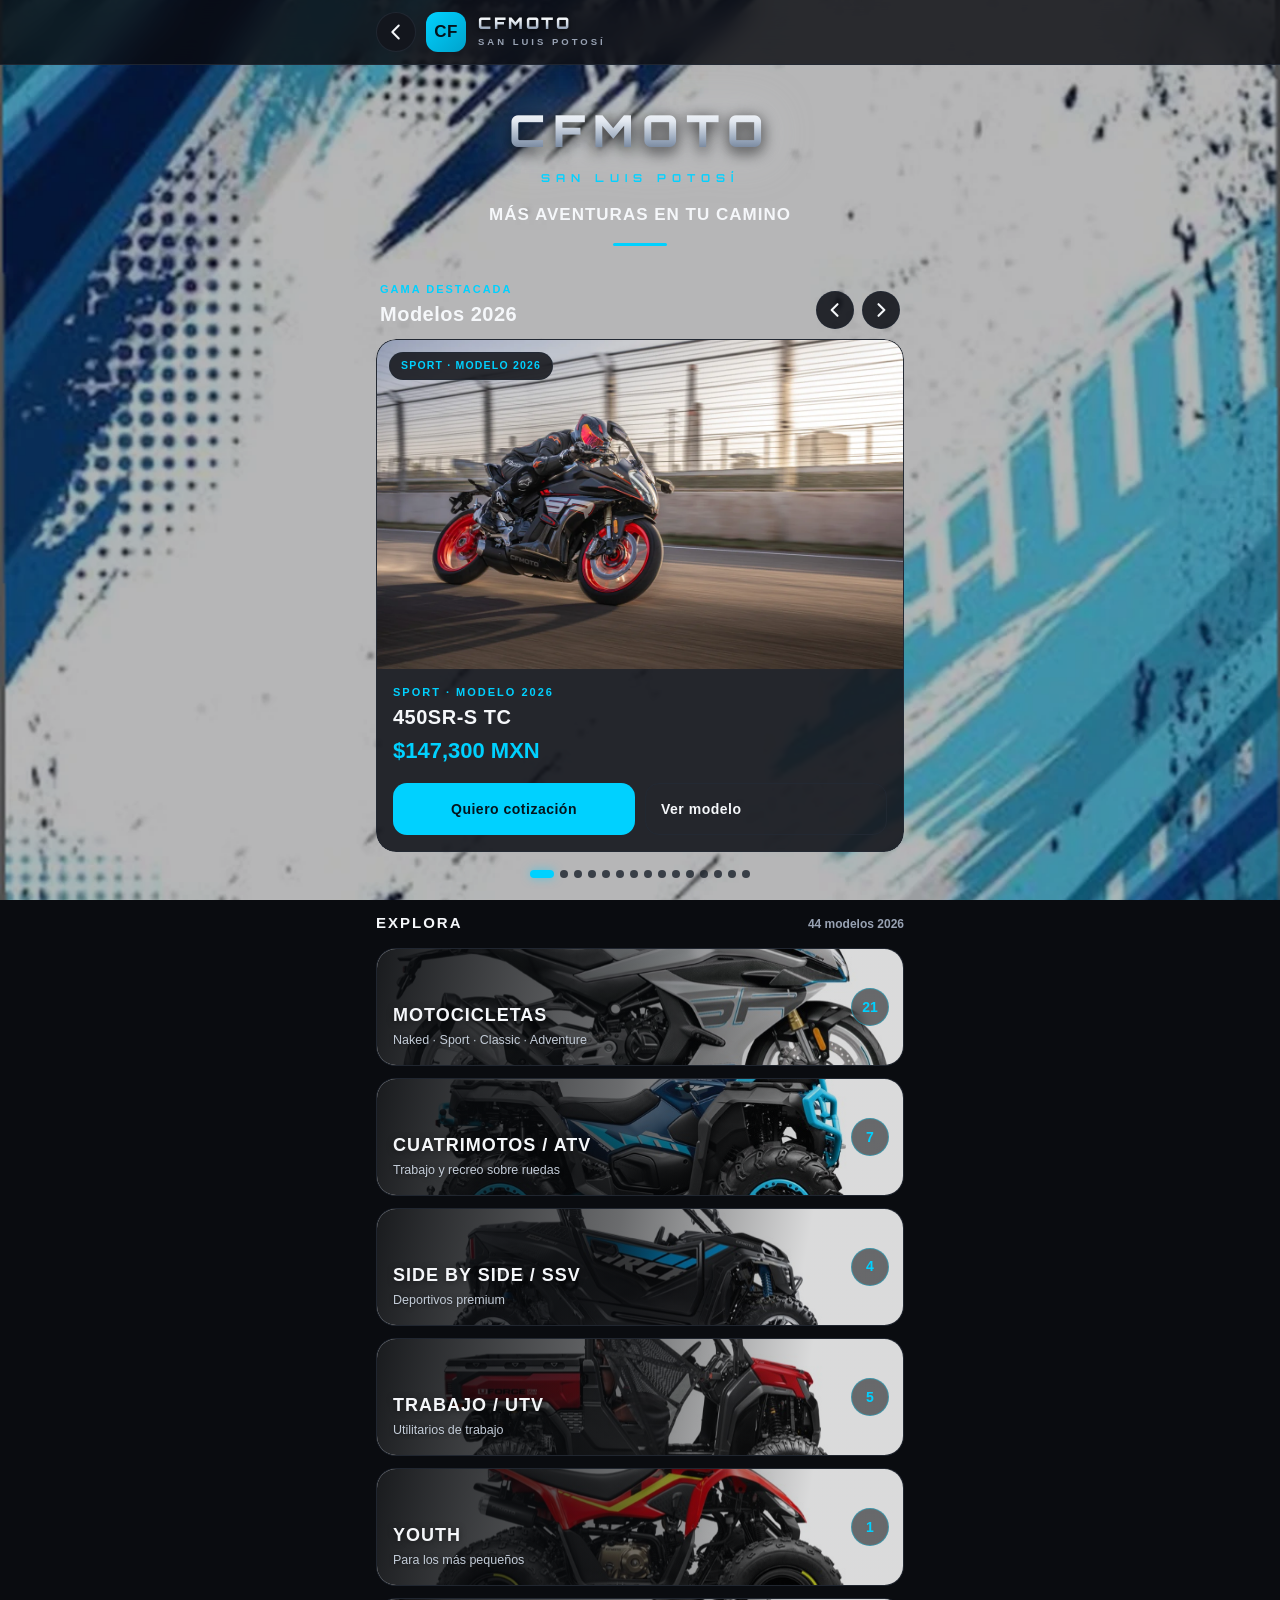
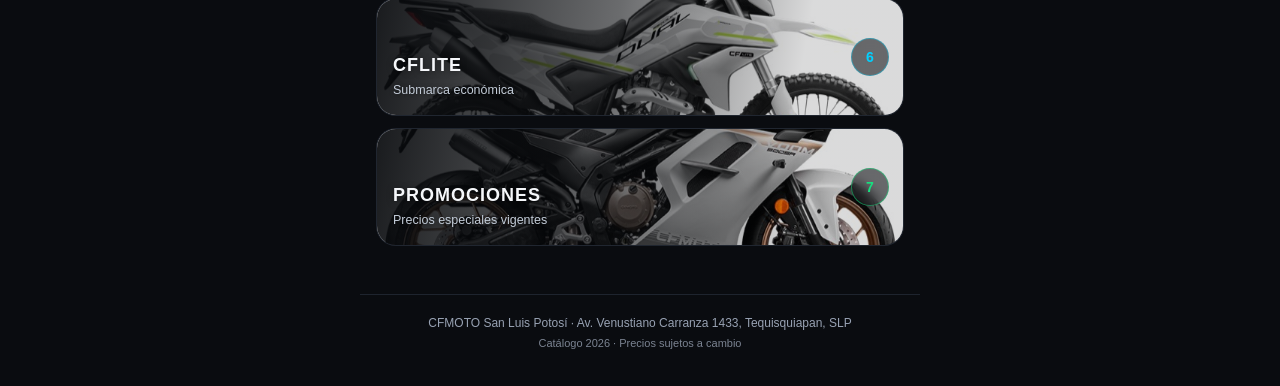
<file: index.html>
<!DOCTYPE html>
<html lang="es">
<head>
  <meta charset="UTF-8" />
  <meta name="viewport" content="width=device-width, initial-scale=1, viewport-fit=cover" />
  <meta name="description" content="Catálogo CFMOTO San Luis Potosí — Motocicletas, ATV, SSV, UTV y CFLITE. Precios oficiales 2026." />
  <title>CFMOTO San Luis Potosí — Catálogo</title>
  <link rel="preconnect" href="https://fonts.googleapis.com" />
  <link rel="preconnect" href="https://fonts.gstatic.com" crossorigin />
  <link href="https://fonts.googleapis.com/css2?family=Orbitron:wght@700;800;900&display=swap" rel="stylesheet" />
  <link rel="stylesheet" href="css/styles.css" />
</head>
<body>
  <header class="topbar">
    <div class="topbar-inner">
      <button class="btn-back" id="btnBack" aria-label="Regresar" hidden>
        <svg viewBox="0 0 24 24" width="22" height="22" aria-hidden="true"><path fill="none" stroke="currentColor" stroke-width="2.2" stroke-linecap="round" stroke-linejoin="round" d="M15 5l-7 7 7 7"/></svg>
      </button>
      <div class="brand">
        <span class="brand-mark">CF</span>
        <div class="brand-text">
          <strong>CFMOTO</strong>
          <span>SAN LUIS POTOSÍ</span>
        </div>
      </div>
    </div>
  </header>

  <main id="app" class="app"></main>

  <footer class="foot">
    <p>CFMOTO San Luis Potosí · Av. Venustiano Carranza 1433, Tequisquiapan, SLP</p>
    <p class="foot-note">Catálogo 2026 · Precios sujetos a cambio</p>
  </footer>

  <div class="modal" id="ctaModal" role="dialog" aria-modal="true" aria-labelledby="modalTitle" hidden>
    <div class="modal-backdrop" data-close></div>
    <div class="modal-box">
      <button class="modal-close" data-close aria-label="Cerrar">&times;</button>
      <h3 id="modalTitle">Integración disponible próximamente</h3>
      <p id="modalText">Esta función se conectará pronto con nuestro equipo de ventas por WhatsApp.</p>
      <button class="btn btn-primary btn-block" data-close>Entendido</button>
    </div>
  </div>

  <div id="stickyCta" hidden>
    <button class="btn btn-primary btn-block btn-sticky" data-cta="cotizacion">Quiero cotización</button>
  </div>

  <script src="js/config.js"></script>
  <script src="js/app.js"></script>
  <script src="js/catalog.js"></script>
  <script src="js/product.js"></script>
</body>
</html>
</file>
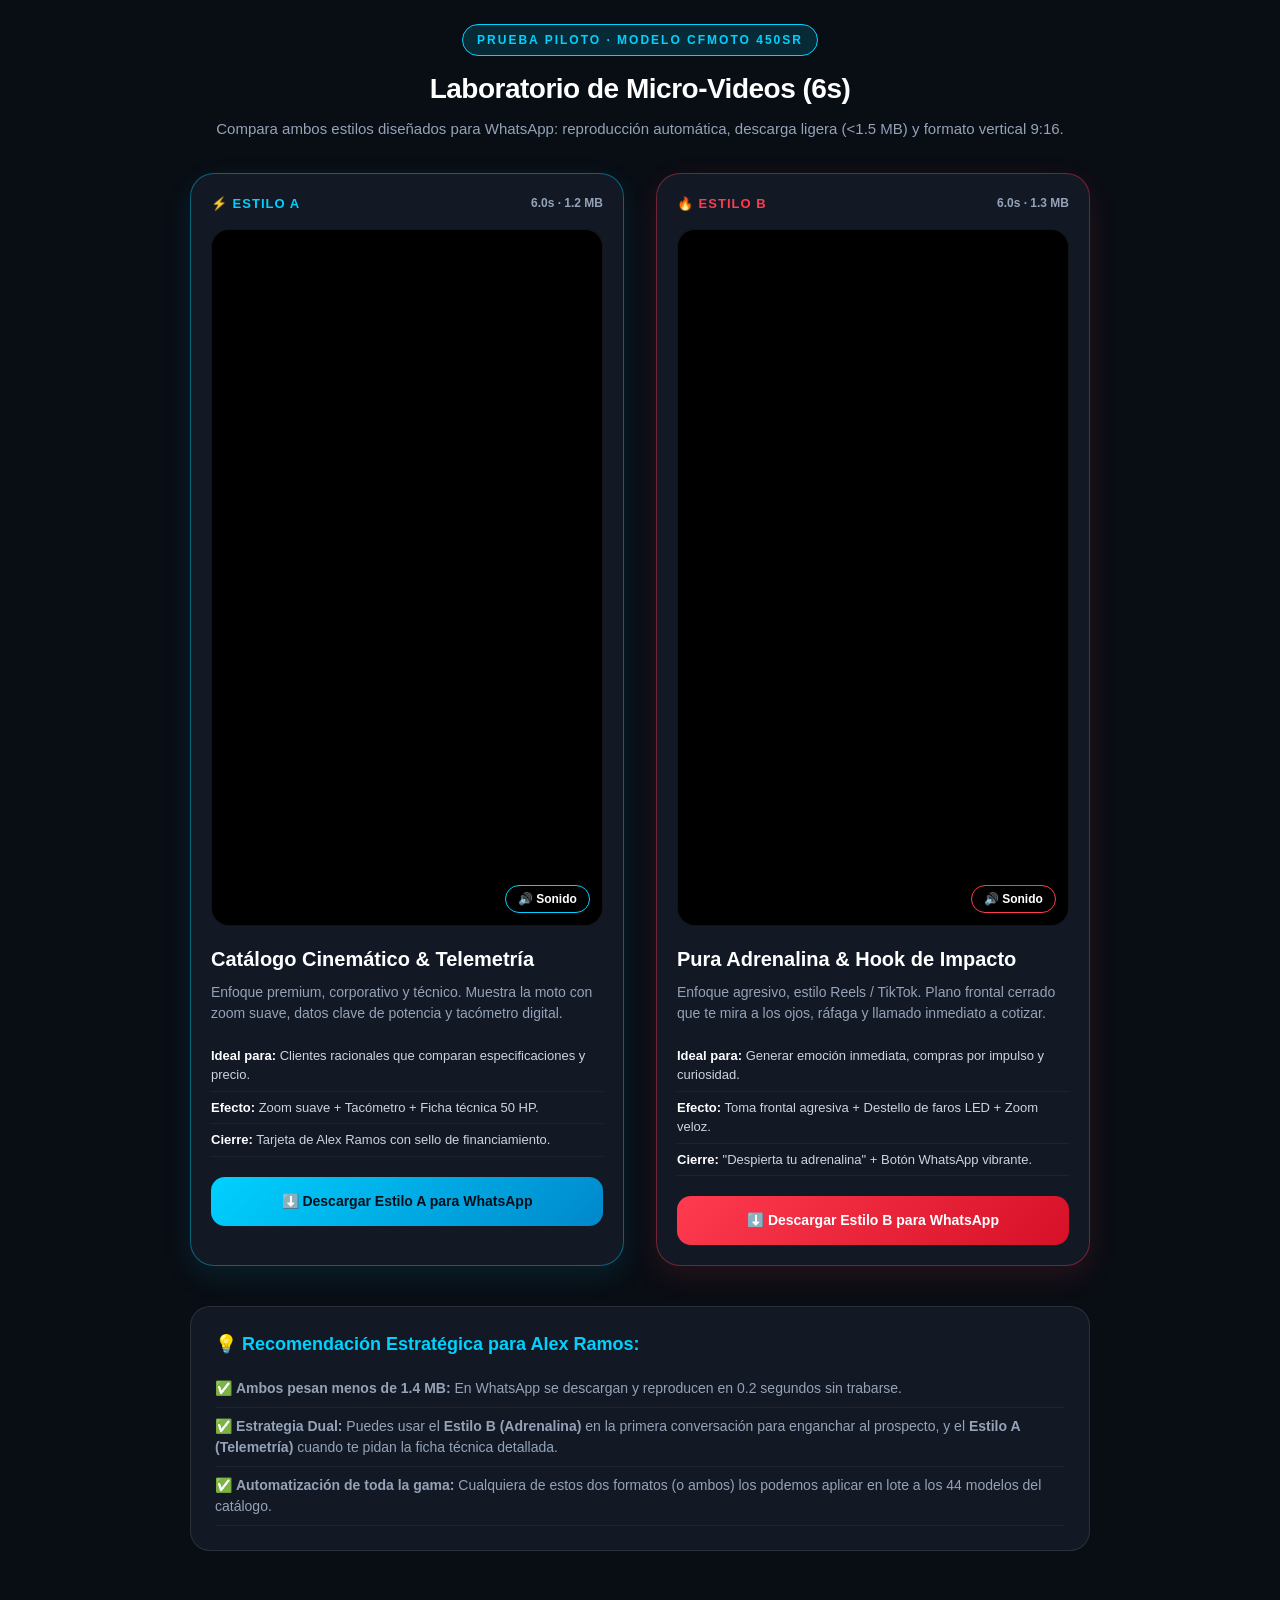
<file: videos-demo/index.html>
<!DOCTYPE html>
<html lang="es">
<head>
  <meta charset="UTF-8">
  <meta name="viewport" content="width=device-width, initial-scale=1.0, maximum-scale=1.0, user-scalable=no">
  <title>Laboratorio de Micro-Videos CFMOTO · Alex Ramos</title>
  <style>
    :root {
      --bg: #090d14;
      --card-bg: #121824;
      --border: rgba(255, 255, 255, 0.1);
      --cfmoto-cyan: #00D1FF;
      --cfmoto-red: #FF3B50;
      --text: #ffffff;
      --text-muted: #94a3b8;
    }

    * { box-sizing: border-box; margin: 0; padding: 0; }

    body {
      background: var(--bg);
      color: var(--text);
      font-family: -apple-system, BlinkMacSystemFont, "Segoe UI", Roboto, sans-serif;
      padding: 24px 16px 80px;
      line-height: 1.5;
    }

    .container {
      max-width: 900px;
      margin: 0 auto;
    }

    header {
      text-align: center;
      margin-bottom: 32px;
    }

    .badge-top {
      display: inline-block;
      padding: 6px 14px;
      background: rgba(0, 209, 255, 0.15);
      border: 1px solid var(--cfmoto-cyan);
      border-radius: 20px;
      color: var(--cfmoto-cyan);
      font-size: 12px;
      font-weight: 800;
      letter-spacing: 2px;
      text-transform: uppercase;
      margin-bottom: 12px;
    }

    h1 {
      font-size: 28px;
      font-weight: 900;
      letter-spacing: -0.5px;
      margin-bottom: 8px;
    }

    .subtitle {
      color: var(--text-muted);
      font-size: 15px;
    }

    .grid-videos {
      display: grid;
      grid-template-columns: 1fr;
      gap: 32px;
      margin-bottom: 40px;
    }

    @media (min-width: 768px) {
      .grid-videos {
        grid-template-columns: 1fr 1fr;
      }
    }

    .video-card {
      background: var(--card-bg);
      border: 1px solid var(--border);
      border-radius: 24px;
      padding: 20px;
      box-shadow: 0 10px 30px rgba(0, 0, 0, 0.4);
      display: flex;
      flex-direction: column;
    }

    .video-card.featured-a {
      border-color: rgba(0, 209, 255, 0.4);
      box-shadow: 0 10px 30px rgba(0, 209, 255, 0.1);
    }

    .video-card.featured-b {
      border-color: rgba(255, 59, 80, 0.4);
      box-shadow: 0 10px 30px rgba(255, 59, 80, 0.12);
    }

    .card-header {
      display: flex;
      justify-content: space-between;
      align-items: center;
      margin-bottom: 16px;
    }

    .style-tag {
      font-size: 13px;
      font-weight: 800;
      text-transform: uppercase;
      letter-spacing: 1px;
    }

    .style-tag.tag-a { color: var(--cfmoto-cyan); }
    .style-tag.tag-b { color: var(--cfmoto-red); }

    .video-wrapper {
      position: relative;
      width: 100%;
      border-radius: 18px;
      overflow: hidden;
      background: #000;
      aspect-ratio: 9 / 16;
      margin-bottom: 18px;
      border: 1px solid rgba(255, 255, 255, 0.08);
    }

    video {
      width: 100%;
      height: 100%;
      object-fit: cover;
      display: block;
    }

    .card-body h2 {
      font-size: 20px;
      font-weight: 800;
      margin-bottom: 8px;
    }

    .card-body p {
      color: var(--text-muted);
      font-size: 14px;
      margin-bottom: 16px;
    }

    .specs-list {
      list-style: none;
      margin-bottom: 20px;
      font-size: 13px;
    }

    .specs-list li {
      padding: 6px 0;
      border-bottom: 1px solid rgba(255, 255, 255, 0.05);
      color: #cbd5e1;
    }

    .specs-list li strong {
      color: #ffffff;
    }

    .btn-download {
      display: flex;
      align-items: center;
      justify-content: center;
      gap: 10px;
      width: 100%;
      padding: 14px;
      border-radius: 14px;
      text-decoration: none;
      font-weight: 800;
      font-size: 14px;
      transition: transform 0.15s, opacity 0.15s;
    }

    .btn-download:active {
      transform: scale(0.98);
    }

    .btn-a {
      background: linear-gradient(135deg, #00D1FF 0%, #0088cc 100%);
      color: #05101a;
    }

    .btn-b {
      background: linear-gradient(135deg, #FF3B50 0%, #d61026 100%);
      color: #ffffff;
    }

    .comparison-box {
      background: var(--card-bg);
      border: 1px solid var(--border);
      border-radius: 20px;
      padding: 24px;
      margin-top: 20px;
    }

    .comparison-box h3 {
      font-size: 18px;
      margin-bottom: 12px;
      color: var(--cfmoto-cyan);
    }

    .comparison-box ul {
      list-style: none;
      font-size: 14px;
      color: var(--text-muted);
    }

    .comparison-box li {
      padding: 8px 0;
      border-bottom: 1px solid rgba(255, 255, 255, 0.05);
    }
  </style>
</head>
<body>

  <div class="container">
    <header>
      <div class="badge-top">Prueba Piloto · Modelo CFMOTO 450SR</div>
      <h1>Laboratorio de Micro-Videos (6s)</h1>
      <p class="subtitle">Compara ambos estilos diseñados para WhatsApp: reproducción automática, descarga ligera (&lt;1.5 MB) y formato vertical 9:16.</p>
    </header>

    <div class="grid-videos">

      <!-- ==========================================
           VIDEO ESTILO A
           ========================================== -->
      <div class="video-card featured-a">
        <div class="card-header">
          <span class="style-tag tag-a">⚡ Estilo A</span>
          <span style="font-size: 12px; color: var(--text-muted); font-weight: 700;">6.0s · 1.2 MB</span>
        </div>

        <div class="video-wrapper">
          <video id="videoA" autoplay muted loop playsinline preload="auto">
            <source src="estilo-a-catalogo-telemetria.mp4" type="video/mp4">
            Tu navegador no soporta video MP4.
          </video>
          <button onclick="toggleSound('videoA', this)" style="position: absolute; bottom: 12px; right: 12px; background: rgba(0,0,0,0.7); border: 1px solid var(--cfmoto-cyan); color: #fff; padding: 6px 12px; border-radius: 20px; font-size: 12px; font-weight: bold; cursor: pointer; backdrop-filter: blur(4px);">🔊 Sonido</button>
        </div>

        <div class="card-body">
          <h2>Catálogo Cinemático & Telemetría</h2>
          <p>Enfoque premium, corporativo y técnico. Muestra la moto con zoom suave, datos clave de potencia y tacómetro digital.</p>
          
          <ul class="specs-list">
            <li><strong>Ideal para:</strong> Clientes racionales que comparan especificaciones y precio.</li>
            <li><strong>Efecto:</strong> Zoom suave + Tacómetro + Ficha técnica 50 HP.</li>
            <li><strong>Cierre:</strong> Tarjeta de Alex Ramos con sello de financiamiento.</li>
          </ul>

          <a href="estilo-a-catalogo-telemetria.mp4" download="CFMOTO_450SR_Estilo_A_Alex_Ramos.mp4" class="btn-download btn-a">
            ⬇️ Descargar Estilo A para WhatsApp
          </a>
        </div>
      </div>

      <!-- ==========================================
           VIDEO ESTILO B
           ========================================== -->
      <div class="video-card featured-b">
        <div class="card-header">
          <span class="style-tag tag-b">🔥 Estilo B</span>
          <span style="font-size: 12px; color: var(--text-muted); font-weight: 700;">6.0s · 1.3 MB</span>
        </div>

        <div class="video-wrapper">
          <video id="videoB" autoplay muted loop playsinline preload="auto">
            <source src="estilo-b-adrenalina-reel.mp4" type="video/mp4">
            Tu navegador no soporta video MP4.
          </video>
          <button onclick="toggleSound('videoB', this)" style="position: absolute; bottom: 12px; right: 12px; background: rgba(0,0,0,0.7); border: 1px solid var(--cfmoto-red); color: #fff; padding: 6px 12px; border-radius: 20px; font-size: 12px; font-weight: bold; cursor: pointer; backdrop-filter: blur(4px);">🔊 Sonido</button>
        </div>

        <div class="card-body">
          <h2>Pura Adrenalina & Hook de Impacto</h2>
          <p>Enfoque agresivo, estilo Reels / TikTok. Plano frontal cerrado que te mira a los ojos, ráfaga y llamado inmediato a cotizar.</p>
          
          <ul class="specs-list">
            <li><strong>Ideal para:</strong> Generar emoción inmediata, compras por impulso y curiosidad.</li>
            <li><strong>Efecto:</strong> Toma frontal agresiva + Destello de faros LED + Zoom veloz.</li>
            <li><strong>Cierre:</strong> "Despierta tu adrenalina" + Botón WhatsApp vibrante.</li>
          </ul>

          <a href="estilo-b-adrenalina-reel.mp4" download="CFMOTO_450SR_Estilo_B_Alex_Ramos.mp4" class="btn-download btn-b">
            ⬇️ Descargar Estilo B para WhatsApp
          </a>
        </div>
      </div>

    </div>

    <!-- Comparativa -->
    <div class="comparison-box">
      <h3>💡 Recomendación Estratégica para Alex Ramos:</h3>
      <ul>
        <li>✅ <strong>Ambos pesan menos de 1.4 MB:</strong> En WhatsApp se descargan y reproducen en 0.2 segundos sin trabarse.</li>
        <li>✅ <strong>Estrategia Dual:</strong> Puedes usar el <strong>Estilo B (Adrenalina)</strong> en la primera conversación para enganchar al prospecto, y el <strong>Estilo A (Telemetría)</strong> cuando te pidan la ficha técnica detallada.</li>
        <li>✅ <strong>Automatización de toda la gama:</strong> Cualquiera de estos dos formatos (o ambos) los podemos aplicar en lote a los 44 modelos del catálogo.</li>
      </ul>
    </div>

  </div>

  <script>
    function toggleSound(videoId, btn) {
      const vid = document.getElementById(videoId);
      if (!vid) return;
      if (vid.muted) {
        vid.muted = false;
        vid.play();
        btn.textContent = '🔇 Silenciar';
      } else {
        vid.muted = true;
        btn.textContent = '🔊 Sonido';
      }
    }
  </script>
</body>
</html>
</file>
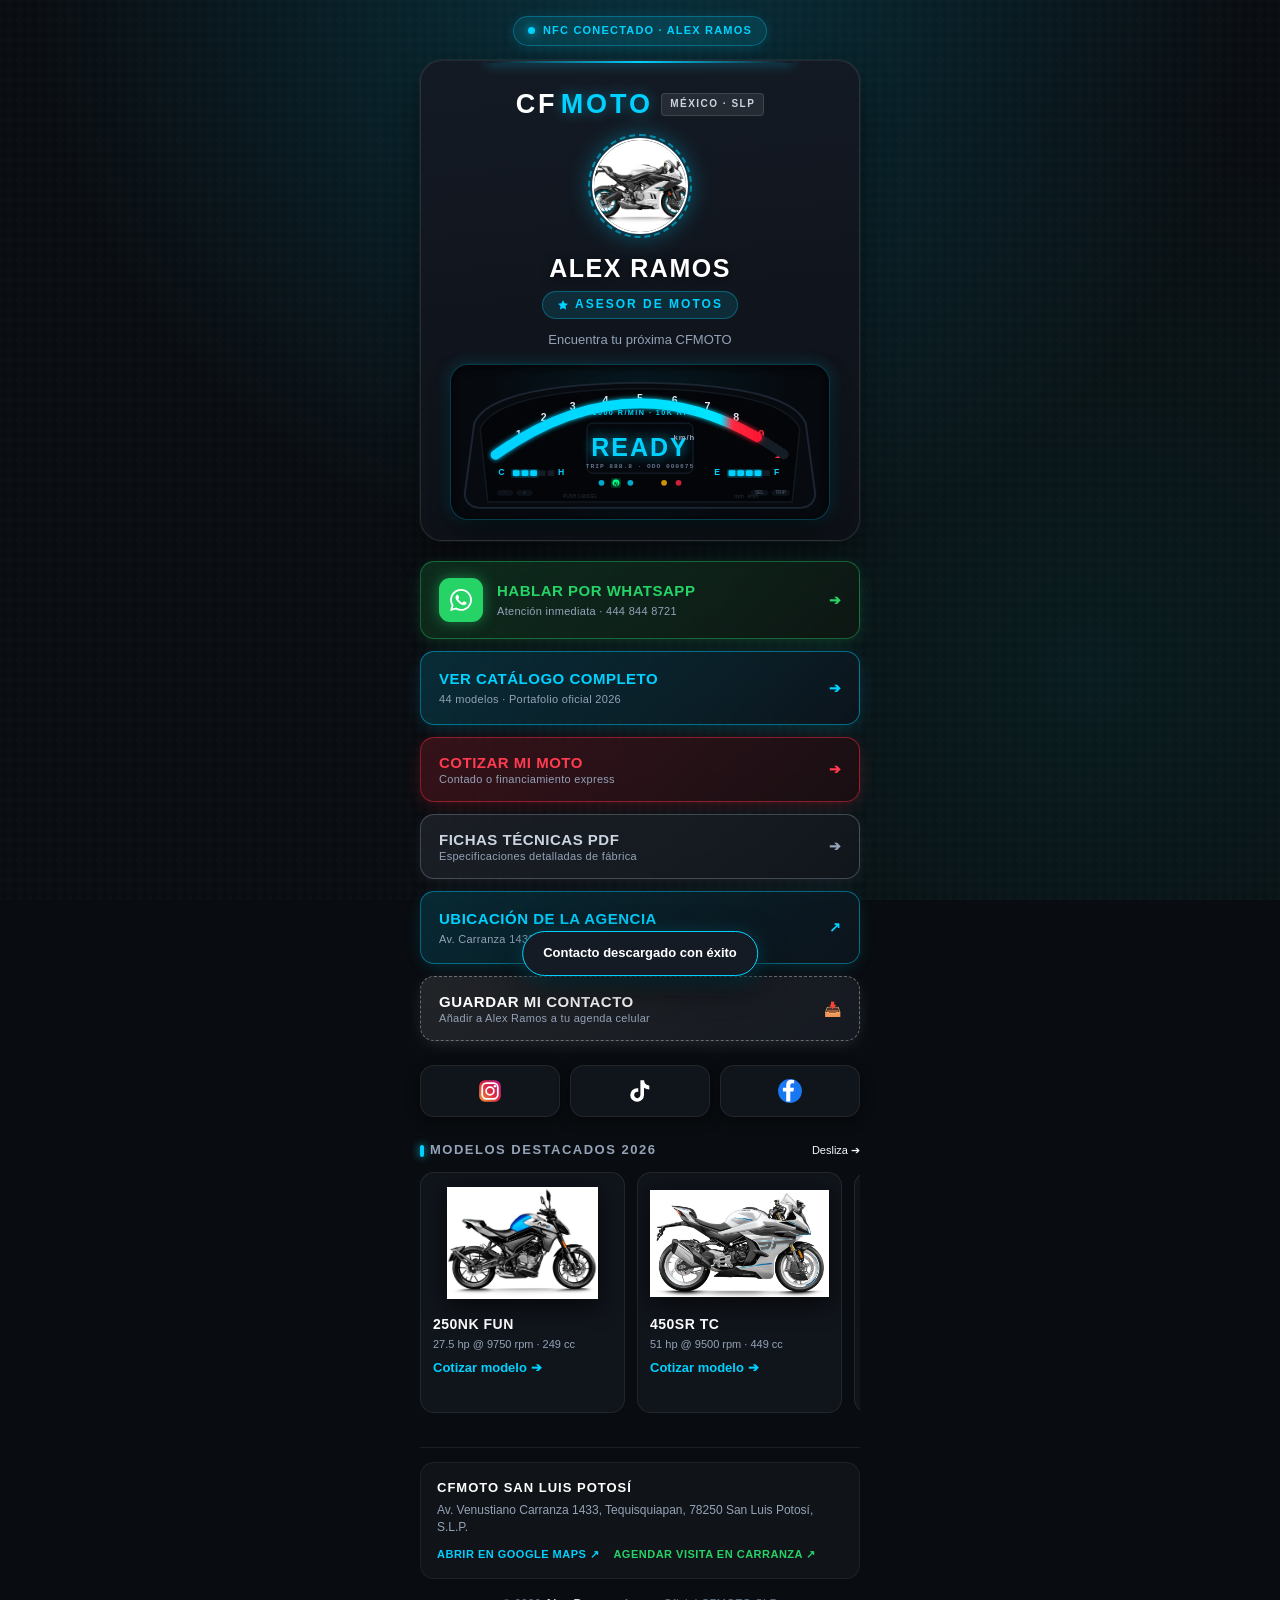
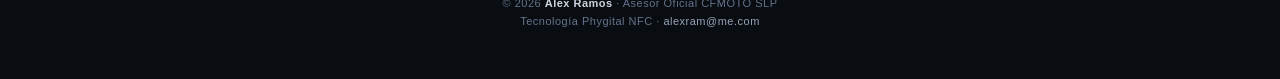
<file: nfc.html>
<!DOCTYPE html>
<html lang="es">
<head>
  <meta charset="UTF-8">
  <meta http-equiv="refresh" content="0; url=tarjeta.html">
  <script>
    // Redirección preservando todos los parámetros NFC (?nfc=..., ?source=..., etc.)
    const search = window.location.search;
    window.location.replace('tarjeta.html' + search);
  </script>
  <title>Redirigiendo a Tarjeta Digital Alex Ramos — CFMOTO</title>
</head>
<body style="background:#0a0a0c; color:#fff; font-family:sans-serif; text-align:center; padding-top:40px;">
  <p>Cargando tarjeta digital de Alex Ramos...</p>
</body>
</html>
</file>
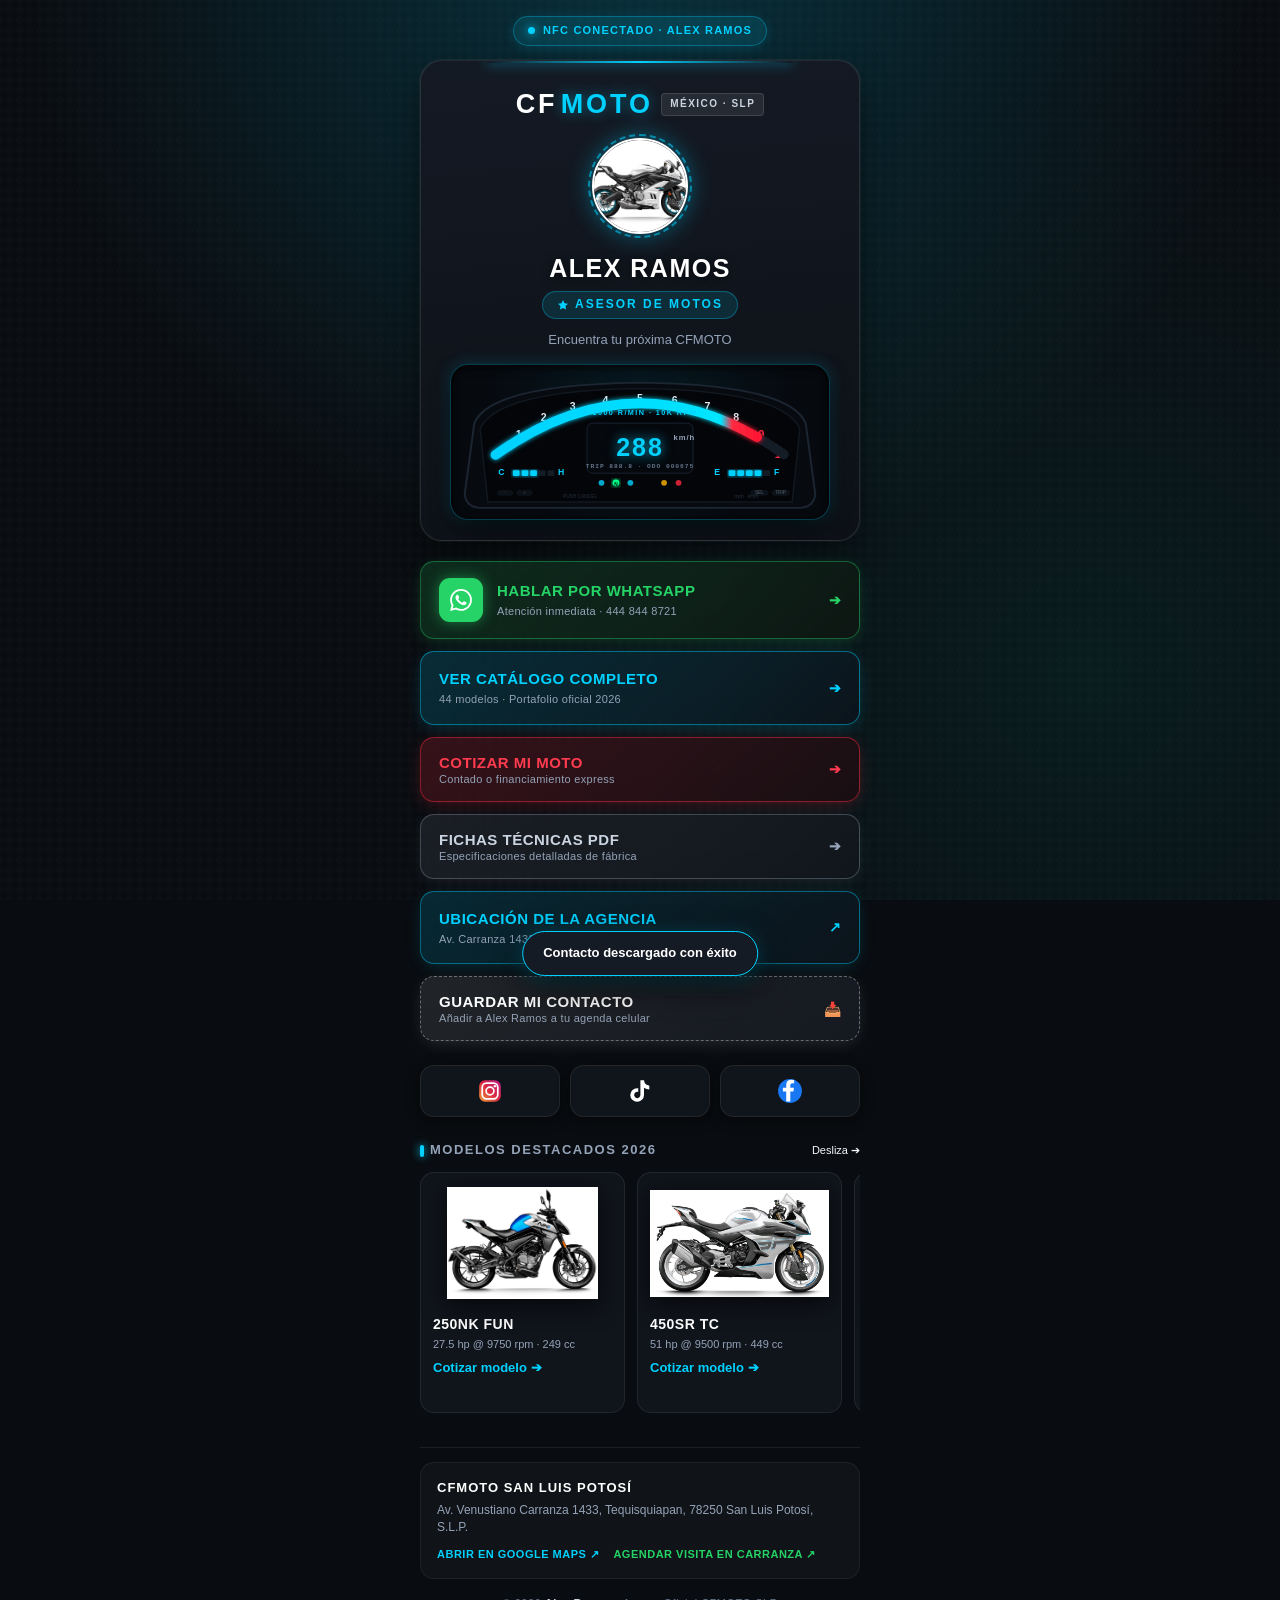
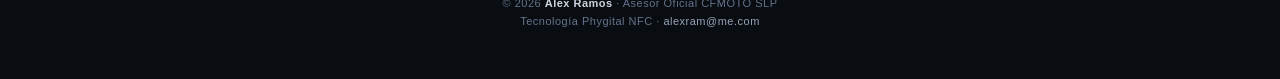
<file: tarjeta.html>
<!DOCTYPE html>
<html lang="es">
<head>
  <meta charset="UTF-8" />
  <meta name="viewport" content="width=device-width, initial-scale=1.0, maximum-scale=1.0, user-scalable=no, viewport-fit=cover" />
  <title>Alex Ramos — Asesor CFMOTO | Tarjeta Digital</title>
  
  <!-- SEO & Metadatos -->
  <meta name="description" content="Tarjeta de presentación digital de Alex Ramos, Asesor de Motocicletas CFMOTO. Catálogo 2026, cotizaciones y atención personalizada por WhatsApp." />
  <meta name="author" content="Alex Ramos" />
  <meta name="theme-color" content="#00D1FF" />
  
  <!-- Open Graph / WhatsApp Preview -->
  <meta property="og:type" content="profile" />
  <meta property="og:title" content="Alex Ramos — Asesor CFMOTO" />
  <meta property="og:description" content="Encuentra tu próxima CFMOTO. Cotiza al instante, descarga fichas técnicas y contacta directo por WhatsApp." />
  <meta property="og:image" content="img/cards/675sr.jpg" />
  <meta property="og:url" content="https://pmailprueba-apps.github.io/cfmoto-catalogo/tarjeta.html" />

  <!-- PWA & Favicon -->
  <link rel="manifest" href="manifest.json" />
  <link rel="icon" type="image/jpeg" href="img/cards/675sr.jpg" />
  <link rel="apple-touch-icon" href="img/cards/675sr.jpg" />
  
  <!-- Estilos -->
  <link rel="stylesheet" href="css/tarjeta.css" />
</head>
<body>

  <main class="card-wrapper">

    <!-- Indicador de Lectura NFC -->
    <div class="nfc-indicator" id="nfcBadge">
      <span class="nfc-dot"></span>
      <span>NFC CONECTADO · ALEX RAMOS</span>
    </div>

    <!-- Hero Card: Tarjeta de Asesor Motorsport -->
    <section class="hero-card">
      <div class="brand-header">
        <h1 class="cfmoto-emblem">CF<span>MOTO</span></h1>
        <span class="tag-market">MÉXICO · SLP</span>
      </div>

      <div class="avatar-section">
        <div class="avatar-ring"></div>
        <div class="avatar-glow"></div>
        <img class="avatar-img" src="img/cards/675sr.jpg" alt="Alex Ramos CFMOTO" />
      </div>

      <div class="advisor-identity">
        <h2 class="advisor-name">Alex Ramos</h2>
        <span class="advisor-title">
          <svg width="12" height="12" viewBox="0 0 24 24" fill="currentColor">
            <path d="M12 2L15.09 8.26L22 9.27L17 14.14L18.18 21.02L12 17.77L5.82 21.02L7 14.14L2 9.27L8.91 8.26L12 2Z"/>
          </svg>
          Asesor de Motos
        </span>
      </div>

      <p class="hero-subtitle">Encuentra tu próxima CFMOTO</p>

      <!-- Tablero Digital de Motocicleta CFMOTO (10K RPM / READY) -->
      <div class="moto-dashboard" id="motoDashboard" title="Toca para acelerar el tacómetro">
        <svg viewBox="0 0 380 148" class="dash-svg" xmlns="http://www.w3.org/2000/svg">
          <defs>
            <filter id="cyanGlow" x="-20%" y="-20%" width="140%" height="140%">
              <feGaussianBlur stdDeviation="2.5" result="blur" />
              <feMerge>
                <feMergeNode in="blur" />
                <feMergeNode in="SourceGraphic" />
              </feMerge>
            </filter>
            <linearGradient id="tachoGrad" x1="0%" y1="100%" x2="100%" y2="100%">
              <stop offset="0%" stop-color="#00D1FF" />
              <stop offset="78%" stop-color="#00E5FF" />
              <stop offset="82%" stop-color="#FF2A40" />
              <stop offset="100%" stop-color="#FF0022" />
            </linearGradient>
          </defs>

          <!-- Bisel exterior del tablero -->
          <path d="M 25 140 Q 10 140 8 126 L 18 52 Q 35 12 190 10 Q 345 12 362 52 L 372 126 Q 370 140 355 140 Z" fill="#070a0f" stroke="#1c2532" stroke-width="2"/>
          <path d="M 32 134 L 24 58 Q 42 18 190 16 Q 338 18 356 58 L 348 134 Z" fill="#030508" stroke="#121820" stroke-width="1.5"/>

          <!-- Números de Tacómetro 1 a 10 -->
          <text x="64" y="68" class="dash-num">1</text>
          <text x="90" y="50" class="dash-num">2</text>
          <text x="120" y="38" class="dash-num">3</text>
          <text x="154" y="32" class="dash-num">4</text>
          <text x="190" y="30" class="dash-num">5</text>
          <text x="226" y="32" class="dash-num">6</text>
          <text x="260" y="38" class="dash-num">7</text>
          <text x="290" y="50" class="dash-num">8</text>
          <text x="316" y="68" class="dash-num red">9</text>
          <text x="336" y="88" class="dash-num red">10</text>

          <!-- Pistas del Arco de Tacómetro -->
          <path id="tachoTrackBg" d="M 40 85 Q 190 -22 340 85" fill="none" stroke="#141c26" stroke-width="10" stroke-linecap="round" stroke-dasharray="3 2"/>
          <path id="tachoTrackActive" d="M 40 85 Q 190 -22 340 85" fill="none" stroke="url(#tachoGrad)" stroke-width="10" stroke-linecap="round" stroke-dasharray="3 2" class="dash-tacho-bar" filter="url(#cyanGlow)"/>

          <!-- Etiqueta 10K RPM -->
          <text x="190" y="44" class="dash-unit">x 1000 r/min · 10K RPM</text>

          <!-- Pantalla LCD Central -->
          <rect x="135" y="52" width="110" height="52" rx="6" fill="#05080d" stroke="#1a2433" stroke-width="1"/>
          <text x="190" y="86" class="dash-speed" id="dashSpeed">READY</text>
          <text x="236" y="70" class="dash-kmh">km/h</text>
          <text x="190" y="99" class="dash-sub">TRIP 888.8 · ODO 000675</text>

          <!-- Indicador Temperatura Izquierda (C --- H) -->
          <g class="dash-gauge-left">
            <text x="46" y="106" class="dash-label">C</text>
            <rect x="58" y="101" width="7" height="6" rx="1" fill="#00D1FF" filter="url(#cyanGlow)"/>
            <rect x="67" y="101" width="7" height="6" rx="1" fill="#00D1FF" filter="url(#cyanGlow)"/>
            <rect x="76" y="101" width="7" height="6" rx="1" fill="#00D1FF" filter="url(#cyanGlow)"/>
            <rect x="85" y="101" width="7" height="6" rx="1" fill="#141c26"/>
            <rect x="94" y="101" width="7" height="6" rx="1" fill="#141c26"/>
            <text x="108" y="106" class="dash-label">H</text>
          </g>

          <!-- Indicador Combustible Derecha (E --- F) -->
          <g class="dash-gauge-right">
            <text x="270" y="106" class="dash-label">E</text>
            <rect x="282" y="101" width="7" height="6" rx="1" fill="#00D1FF" filter="url(#cyanGlow)"/>
            <rect x="291" y="101" width="7" height="6" rx="1" fill="#00D1FF" filter="url(#cyanGlow)"/>
            <rect x="300" y="101" width="7" height="6" rx="1" fill="#00D1FF" filter="url(#cyanGlow)"/>
            <rect x="309" y="101" width="7" height="6" rx="1" fill="#00D1FF" filter="url(#cyanGlow)"/>
            <rect x="318" y="101" width="7" height="6" rx="1" fill="#141c26"/>
            <text x="332" y="106" class="dash-label">F</text>
          </g>

          <!-- Testigos Luminosos (Neutral, Luces, Motor) -->
          <circle cx="150" cy="114" r="3" fill="#00D1FF" opacity="0.8"/>
          <circle cx="165" cy="114" r="3.5" fill="#00FF88" filter="url(#cyanGlow)"/>
          <text x="165" y="117" font-size="5" font-weight="900" text-anchor="middle" fill="#05140b">N</text>
          <circle cx="180" cy="114" r="3" fill="#00D1FF" opacity="0.8"/>
          <circle cx="215" cy="114" r="3" fill="#FFB703" opacity="0.8"/>
          <circle cx="230" cy="114" r="3" fill="#FF2A40" opacity="0.8"/>

          <!-- Botones Decorativos Inferiores -->
          <g class="dash-buttons" opacity="0.55">
            <rect x="42" y="122" width="16" height="5" rx="2.5" fill="#141c26" stroke="#232f40" stroke-width="0.5"/>
            <text x="50" y="126" font-size="5" text-anchor="middle" fill="#64748b">-</text>
            <rect x="62" y="122" width="16" height="5" rx="2.5" fill="#141c26" stroke="#232f40" stroke-width="0.5"/>
            <text x="70" y="126" font-size="5" text-anchor="middle" fill="#64748b">+</text>
            <text x="110" y="130" font-size="5" fill="#475569">PUSH CANCEL</text>
            
            <rect x="305" y="122" width="18" height="5" rx="2.5" fill="#141c26" stroke="#232f40" stroke-width="0.5"/>
            <text x="314" y="126" font-size="5" text-anchor="middle" fill="#94a3b8">SEL</text>
            <rect x="327" y="122" width="18" height="5" rx="2.5" fill="#141c26" stroke="#232f40" stroke-width="0.5"/>
            <text x="336" y="126" font-size="5" text-anchor="middle" fill="#94a3b8">TRIP</text>
            <text x="288" y="130" font-size="5" fill="#475569">mph · km/h</text>
          </g>
        </svg>
      </div>
    </section>

    <!-- Botones de Acción Táctiles Principales -->
    <section class="actions-grid">

      <!-- 1. HABLAR POR WHATSAPP (Destacado - Único con Icono Oficial) -->
      <a href="#" class="action-btn btn-whatsapp" id="btnWhatsapp">
        <div class="btn-content">
          <div class="btn-icon-box">
            <svg width="22" height="22" viewBox="0 0 24 24" fill="currentColor">
              <path d="M.057 24l1.687-6.163c-1.041-1.804-1.588-3.849-1.587-5.946.003-6.556 5.338-11.891 11.893-11.891 3.181.001 6.167 1.24 8.413 3.488 2.245 2.248 3.481 5.236 3.48 8.414-.003 6.557-5.338 11.892-11.893 11.892-1.99-.001-3.951-.5-5.688-1.448l-6.305 1.654zm6.597-3.807c1.676.995 3.276 1.591 5.392 1.592 5.448 0 9.886-4.434 9.889-9.885.002-5.462-4.415-9.89-9.881-9.892-5.452 0-9.887 4.434-9.889 9.884-.001 2.225.651 3.891 1.746 5.634l-.999 3.648 3.742-.981zm11.387-5.464c-.074-.124-.272-.198-.57-.347-.297-.149-1.758-.868-2.031-.967-.272-.099-.47-.149-.669.149-.198.297-.768.967-.941 1.165-.173.198-.347.223-.644.074-.297-.149-1.255-.462-2.39-1.475-.883-.788-1.48-1.761-1.653-2.059-.173-.297-.018-.458.13-.606.134-.133.297-.347.446-.521.151-.172.2-.296.3-.495.099-.198.05-.372-.025-.521-.075-.148-.669-1.611-.916-2.206-.242-.579-.487-.501-.669-.51l-.57-.01c-.198 0-.52.074-.792.372s-1.04 1.016-1.04 2.479 1.065 2.876 1.213 3.074c.149.198 2.095 3.2 5.076 4.487.709.306 1.263.489 1.694.626.712.226 1.36.194 1.872.118.571-.085 1.758-.719 2.006-1.413.248-.695.248-1.29.173-1.414z"/>
            </svg>
          </div>
          <div class="btn-texts">
            <span class="btn-main-label">Hablar por WhatsApp</span>
            <span class="btn-sub-label">Atención inmediata · 444 844 8721</span>
          </div>
        </div>
        <div class="btn-arrow">➔</div>
      </a>

      <!-- 2. VER CATÁLOGO OFICIAL -->
      <a href="index.html" class="action-btn btn-catalogo" id="btnGoCatalog">
        <div class="btn-content">
          <div class="btn-texts">
            <span class="btn-main-label">Ver Catálogo Completo</span>
            <span class="btn-sub-label">44 modelos · Portafolio oficial 2026</span>
          </div>
        </div>
        <div class="btn-arrow">➔</div>
      </a>

      <!-- 3. COTIZAR MI MOTO -->
      <button type="button" class="action-btn btn-cotizar" id="btnOpenCotizar">
        <div class="btn-content">
          <div class="btn-texts">
            <span class="btn-main-label">Cotizar mi Moto</span>
            <span class="btn-sub-label">Contado o financiamiento express</span>
          </div>
        </div>
        <div class="btn-arrow">➔</div>
      </button>

      <!-- 4. FICHAS TÉCNICAS OFICIALES -->
      <button type="button" class="action-btn btn-fichas" id="btnOpenFichas">
        <div class="btn-content">
          <div class="btn-texts">
            <span class="btn-main-label">Fichas Técnicas PDF</span>
            <span class="btn-sub-label">Especificaciones detalladas de fábrica</span>
          </div>
        </div>
        <div class="btn-arrow">➔</div>
      </button>

      <!-- 5. UBICACIÓN AGENCIA -->
      <a href="#" class="action-btn btn-ubicacion" id="btnUbicacion">
        <div class="btn-content">
          <div class="btn-texts">
            <span class="btn-main-label">Ubicación de la Agencia</span>
            <span class="btn-sub-label">Av. Carranza 1433, Tequisquiapan, SLP</span>
          </div>
        </div>
        <div class="btn-arrow">↗</div>
      </a>

      <!-- 6. GUARDAR MI CONTACTO (vCard) -->
      <button type="button" class="action-btn btn-vcard" id="btnSaveContact">
        <div class="btn-content">
          <div class="btn-texts">
            <span class="btn-main-label">Guardar mi Contacto</span>
            <span class="btn-sub-label">Añadir a Alex Ramos a tu agenda celular</span>
          </div>
        </div>
        <div class="btn-arrow">📥</div>
      </button>

    </section>

    <!-- Redes Sociales Oficiales de Alex Ramos (Iconos a Color Oficial) -->
    <section class="social-section">
      <div class="social-grid">
        <!-- Instagram Color Oficial -->
        <a href="#" class="social-btn social-ig" id="linkInstagram" target="_blank" rel="noopener noreferrer" aria-label="Instagram de Alex Ramos" title="Instagram">
          <svg width="26" height="26" viewBox="0 0 24 24" fill="none">
            <defs>
              <linearGradient id="igColorGrad" x1="0%" y1="100%" x2="100%" y2="0%">
                <stop offset="0%" stop-color="#f09433"/>
                <stop offset="25%" stop-color="#e6683c"/>
                <stop offset="50%" stop-color="#dc2743"/>
                <stop offset="75%" stop-color="#cc2366"/>
                <stop offset="100%" stop-color="#bc1888"/>
              </linearGradient>
            </defs>
            <rect x="2" y="2" width="20" height="20" rx="5.5" fill="url(#igColorGrad)"/>
            <rect x="4.8" y="4.8" width="14.4" height="14.4" rx="4" stroke="#ffffff" stroke-width="1.6" fill="none"/>
            <circle cx="12" cy="12" r="3.6" stroke="#ffffff" stroke-width="1.6" fill="none"/>
            <circle cx="16.5" cy="7.5" r="1.1" fill="#ffffff"/>
          </svg>
        </a>

        <!-- TikTok (Icono Limpio Oficial) -->
        <a href="#" class="social-btn social-tt" id="linkTikTok" target="_blank" rel="noopener noreferrer" aria-label="TikTok de Alex Ramos" title="TikTok">
          <svg width="24" height="24" viewBox="0 0 24 24" fill="#ffffff">
            <path d="M19.59 6.69a4.83 4.83 0 0 1-3.77-4.25V2h-3.45v13.67a2.89 2.89 0 0 1-5.2 1.74 2.89 2.89 0 0 1 2.31-4.64 2.93 2.93 0 0 1 .88.13V9.4a6.84 6.84 0 0 0-1-.05A6.33 6.33 0 0 0 3 15.68 6.34 6.34 0 0 0 9.34 22a6.34 6.34 0 0 0 6.34-6.32V8.92a8.28 8.28 0 0 0 4.91 1.63V7.1a4.81 4.81 0 0 1-1-.41z"/>
          </svg>
        </a>

        <!-- Facebook Azul Oficial -->
        <a href="#" class="social-btn social-fb" id="linkFacebook" target="_blank" rel="noopener noreferrer" aria-label="Facebook de Alex Ramos" title="Facebook">
          <svg width="26" height="26" viewBox="0 0 24 24">
            <circle cx="12" cy="12" r="11" fill="#1877F2"/>
            <path d="M15.12 12.5l.54-3.5h-3.36V6.73c0-.96.47-1.9 1.98-1.9h1.53V1.85s-1.39-.24-2.72-.24c-2.77 0-4.58 1.68-4.58 4.72v2.67H5.43v3.5h3.08V21.6c.62.1 1.25.15 1.89.15s1.27-.05 1.89-.15v-9.1h2.83z" fill="#FFFFFF"/>
          </svg>
        </a>
      </div>
    </section>

    <!-- Modelos Destacados (Acceso Rápido) -->
    <section class="featured-section">
      <div class="section-head">
        <span class="section-title">Modelos Destacados 2026</span>
        <span style="font-size: 11px; color: var(--text-dim);">Desliza ➔</span>
      </div>
      <div class="models-scroll" id="featuredModelsContainer">
        <!-- Generado dinámicamente por tarjeta.js desde catalog-master.json -->
      </div>
    </section>

    <!-- Footer con Datos de Agencia -->
    <footer class="card-footer">
      <div class="agency-box">
        <div class="agency-title">CFMOTO San Luis Potosí</div>
        <p class="agency-address">
          Av. Venustiano Carranza 1433, Tequisquiapan, 78250 San Luis Potosí, S.L.P.
        </p>
        <div style="display:flex; gap:14px; margin-top:10px; flex-wrap:wrap;">
          <a href="https://maps.google.com/?q=CFMOTO+San+Luis+Potosi+Av+Venustiano+Carranza+1433" target="_blank" rel="noopener noreferrer" class="agency-link">
            Abrir en Google Maps ↗
          </a>
          <a href="#" id="btnVisitaCarranza" class="agency-link" style="color: #25d366;">
            Agendar visita en Carranza ↗
          </a>
        </div>
      </div>

      <p class="copyright">
        © 2026 <strong>Alex Ramos</strong> · Asesor Oficial CFMOTO SLP<br />
        Tecnología Phygital NFC · <a href="mailto:alexram@me.com" style="color: var(--gray-400); text-decoration: none;">alexram@me.com</a>
      </p>
    </footer>

  </main>

  <!-- =======================================================================
       MODAL 1: COTIZADOR EXPRESS
       ======================================================================= -->
  <div class="modal-overlay" id="modalCotizar">
    <div class="modal-sheet">
      <div class="modal-header">
        <div class="modal-drag-bar"></div>
        <h3 class="modal-title">Cotizador Express</h3>
        <button type="button" class="modal-close-btn" data-close-modal="modalCotizar">&times;</button>
      </div>
      <div class="modal-body">
        <form id="formCotizar">
          <div class="form-group">
            <label class="form-label" for="cotizarModeloSelect">Modelo de tu interés</label>
            <select class="form-select" id="cotizarModeloSelect" required>
              <option value="">Cargando modelos...</option>
            </select>
          </div>

          <div class="form-group">
            <label class="form-label" for="cotizarNombre">Tu Nombre Completo</label>
            <input type="text" class="form-input" id="cotizarNombre" placeholder="Ej. Carlos Mendoza" required />
          </div>

          <div class="form-group">
            <label class="form-label" for="cotizarTelefono">Tu Teléfono (WhatsApp)</label>
            <input type="tel" class="form-input" id="cotizarTelefono" placeholder="Ej. 444 123 4567" required />
          </div>

          <div class="form-group">
            <label class="form-label">Modalidad de Compra</label>
            <div class="form-radio-group">
              <label class="radio-pill selected">
                <input type="radio" name="paymentType" value="Financiamiento" checked />
                Financiamiento
              </label>
              <label class="radio-pill">
                <input type="radio" name="paymentType" value="Contado" />
                De Contado
              </label>
            </div>
          </div>

          <div class="form-group">
            <label class="form-label" for="cotizarEnganche">Enganche Estimado (Opcional)</label>
            <input type="text" class="form-input" id="cotizarEnganche" placeholder="Ej. $30,000 o 20%" />
          </div>

          <button type="submit" class="submit-cotizar-btn">
            <span>Enviar Cotización a Alex ➔</span>
          </button>
        </form>
      </div>
    </div>
  </div>

  <!-- =======================================================================
       MODAL 2: FICHAS TÉCNICAS OFICIALES
       ======================================================================= -->
  <div class="modal-overlay" id="modalFichas">
    <div class="modal-sheet">
      <div class="modal-header">
        <div class="modal-drag-bar"></div>
        <h3 class="modal-title">Fichas Técnicas Oficiales</h3>
        <button type="button" class="modal-close-btn" data-close-modal="modalFichas">&times;</button>
      </div>
      <div class="modal-body">
        <div class="fichas-search">
          <input type="text" class="form-input" id="fichasSearchInput" placeholder="Buscar modelo (ej. 450MT, 675SR, 800NK)..." />
        </div>
        <div class="fichas-list" id="fichasListContainer">
          <p style="text-align: center; color: var(--text-dim); padding: 20px;">Cargando fichas técnicas...</p>
        </div>
      </div>
    </div>
  </div>

  <!-- Toast Notificaciones -->
  <div class="toast" id="toastNotification">
    Contacto descargado con éxito
  </div>

  <!-- Scripts -->
  <script src="js/tarjeta.js"></script>
</body>
</html>
</file>
<file: css/styles.css>
/* ============================================================
   CFMOTO catálogo — dark premium, mobile-first
   Paleta: fondo #0a0c10 · superficie #14171d · texto #f5f7fa
   Acento: cian #00d1ff · verde promo #16e07f
   ============================================================ */

:root {
  --bg: #0a0c10;
  --bg-2: rgba(14, 17, 22, 0.85);
  --surface: rgba(20, 23, 29, 0.90);
  --surface-2: rgba(26, 30, 38, 0.92);
  --border: rgba(35, 42, 52, 0.85);
  --text: #f5f7fa;
  --muted: #98a2b3;
  --accent: #00d1ff;
  --accent-ink: #04141d;
  --green: #16e07f;
  --red: #ff5470;
  --radius: 20px;
  --radius-sm: 14px;
  --font: -apple-system, BlinkMacSystemFont, "Segoe UI", Roboto, "Helvetica Neue", Arial, sans-serif;
  --font-brand: 'Orbitron', -apple-system, sans-serif;
}

* { box-sizing: border-box; margin: 0; padding: 0; }

html { -webkit-text-size-adjust: 100%; }

body {
  font-family: var(--font);
  background: var(--bg);
  color: var(--text);
  line-height: 1.45;
  min-height: 100vh;
  -webkit-font-smoothing: antialiased;
  position: relative;
}

body::before {
  content: "";
  position: fixed;
  inset: 0;
  z-index: -1;
  background: url('../img/bg-catalog.webp') no-repeat center center / cover;
  opacity: 0.70;
  pointer-events: none;
}

img { display: block; max-width: 100%; }

button { font-family: inherit; cursor: pointer; }

a { color: var(--accent); text-decoration: none; }

/* ---------- Topbar ---------- */
.topbar {
  position: sticky;
  top: 0;
  z-index: 20;
  background: rgba(10, 12, 16, 0.82);
  -webkit-backdrop-filter: blur(14px);
  backdrop-filter: blur(14px);
  border-bottom: 1px solid var(--border);
}
.topbar-inner {
  max-width: 560px;
  margin: 0 auto;
  display: flex;
  align-items: center;
  gap: 10px;
  padding: 12px 16px;
  padding-top: max(12px, env(safe-area-inset-top));
}
.btn-back {
  width: 40px;
  height: 40px;
  border-radius: 50%;
  border: 1px solid var(--border);
  background: var(--surface);
  color: var(--text);
  display: inline-flex;
  align-items: center;
  justify-content: center;
  transition: transform 120ms cubic-bezier(0.16, 1, 0.3, 1), background 120ms ease;
}
.btn-back:active { transform: scale(0.92); background: var(--surface-2); }
.brand { display: flex; align-items: center; gap: 12px; }
.brand-mark {
  width: 40px; height: 40px;
  display: grid; place-items: center;
  border-radius: 12px;
  background: linear-gradient(135deg, var(--accent), #00a3cc);
  color: var(--accent-ink);
  font-weight: 900;
  font-size: 17px;
  letter-spacing: 0.5px;
}
.brand-text { line-height: 1.05; }
.brand-text strong {
  font-family: var(--font-brand);
  font-size: 16px;
  font-weight: 900;
  letter-spacing: 2.5px;
  background: linear-gradient(180deg, #ffffff 0%, #f1f5f9 25%, #cbd5e1 55%, #94a3b8 80%, #ffffff 100%);
  -webkit-background-clip: text;
  background-clip: text;
  color: transparent;
  display: block;
  filter: drop-shadow(0 1px 3px rgba(0, 0, 0, 0.85));
}
.brand-text span { font-size: 9.5px; font-weight: 700; letter-spacing: 3px; color: var(--muted); }

/* ---------- Layout ---------- */
.app { max-width: 560px; margin: 0 auto; padding: 0 16px max(48px, calc(env(safe-area-inset-bottom) + 40px)); }
.page { animation: fadeIn 220ms cubic-bezier(0.16, 1, 0.3, 1) both; }
@keyframes fadeIn { from { opacity: 0; transform: translateY(6px); } to { opacity: 1; transform: none; } }

/* ---------- Hero / Home ---------- */
.hero {
  padding: 34px 4px 26px;
  text-align: center;
}
.hero-brand {
  font-family: var(--font-brand);
  font-size: 44px;
  font-weight: 900;
  letter-spacing: 8px;
  text-transform: uppercase;
  background: linear-gradient(180deg, #ffffff 0%, #f8fafc 15%, #e2e8f0 35%, #94a3b8 65%, #64748b 85%, #ffffff 100%);
  -webkit-background-clip: text;
  background-clip: text;
  color: transparent;
  filter: drop-shadow(0 4px 8px rgba(0, 0, 0, 0.95))
          drop-shadow(0 0 22px rgba(226, 232, 240, 0.5));
}
.hero-city {
  margin-top: 8px;
  font-family: var(--font-brand);
  font-size: 11px;
  font-weight: 700;
  letter-spacing: 6px;
  color: var(--accent);
}
.hero-tag {
  margin-top: 16px;
  font-size: 17px;
  font-weight: 800;
  letter-spacing: 1px;
  color: var(--text);
  text-transform: uppercase;
}
.hero-line { width: 54px; height: 3px; border-radius: 2px; background: var(--accent); margin: 16px auto 0; }

/* ---------- Secciones ---------- */
.sec { margin-top: 30px; }
.sec-title {
  display: flex; align-items: baseline; justify-content: space-between;
  margin-bottom: 14px;
}
.sec-title h2 { font-size: 15px; font-weight: 800; letter-spacing: 2px; text-transform: uppercase; }
.sec-title span { font-size: 12px; font-weight: 600; color: var(--muted); }

/* ---------- Categorías (home) ---------- */
.cats { display: grid; gap: 12px; }
.cat-tile {
  position: relative;
  overflow: hidden;
  min-height: 118px;
  display: flex;
  align-items: flex-end;
  padding: 16px 16px;
  border-radius: var(--radius);
  border: 1px solid var(--border);
  background: var(--surface);
  color: var(--text);
  text-align: left;
  transition: transform 130ms cubic-bezier(0.16, 1, 0.3, 1), border-color 130ms ease;
}
.cat-tile:active { transform: scale(0.97); border-color: var(--accent); }
.cat-img { position: absolute; inset: 0; width: 100%; height: 100%; object-fit: cover; }
.cat-ov { position: absolute; inset: 0; background: linear-gradient(100deg, rgba(8, 10, 13, 0.93) 0%, rgba(8, 10, 13, 0.6) 45%, rgba(8, 10, 13, 0.15) 80%); }
.cat-txt { position: relative; z-index: 2; padding-right: 56px; }
.cat-t { font-size: 18px; font-weight: 800; letter-spacing: 1px; text-shadow: 0 1px 6px rgba(0,0,0,.5); }
.cat-s { font-size: 12.5px; color: #c3ccd8; margin-top: 3px; text-shadow: 0 1px 4px rgba(0,0,0,.5); }
.cat-tile .cat-n {
  position: absolute; right: 14px; top: 50%;
  transform: translateY(-50%);
  min-width: 38px; height: 38px;
  display: grid; place-items: center;
  border-radius: 50%;
  background: rgba(10, 12, 16, 0.55);
  border: 1px solid rgba(0, 209, 255, 0.4);
  color: var(--accent);
  font-weight: 800; font-size: 14px;
  -webkit-backdrop-filter: blur(6px); backdrop-filter: blur(6px);
}
.cat-tile.promo .cat-n { background: rgba(10, 12, 16, 0.55); border-color: rgba(22, 224, 127, 0.5); color: var(--green); }

/* ---------- Carrusel Hero Multimodelo (Home) ---------- */
.hero-carousel {
  margin-top: 10px;
  position: relative;
}

.carousel-bar {
  display: flex;
  align-items: flex-end;
  justify-content: space-between;
  padding: 0 4px 10px;
}

.carousel-title-wrap {
  display: flex;
  flex-direction: column;
}

.carousel-sub {
  font-size: 11px;
  font-weight: 800;
  letter-spacing: 2px;
  text-transform: uppercase;
  color: var(--accent);
}

.carousel-title {
  font-size: 20px;
  font-weight: 900;
  letter-spacing: 0.5px;
  color: var(--text);
  margin-top: 2px;
}

.carousel-arrows {
  display: flex;
  gap: 8px;
}

.carousel-arrow {
  width: 38px;
  height: 38px;
  border-radius: 50%;
  background: var(--surface);
  border: 1px solid var(--border);
  color: var(--text);
  display: grid;
  place-items: center;
  cursor: pointer;
  transition: background 150ms ease, border-color 150ms ease, transform 120ms ease, color 150ms ease;
}

.carousel-arrow:hover {
  background: rgba(0, 209, 255, 0.12);
  border-color: var(--accent);
  color: var(--accent);
}

.carousel-arrow:active {
  transform: scale(0.92);
}

.carousel-viewport {
  overflow-x: auto;
  scroll-behavior: smooth;
  scroll-snap-type: x mandatory;
  -webkit-overflow-scrolling: touch;
  scrollbar-width: none;
  border-radius: var(--radius);
}

.carousel-viewport::-webkit-scrollbar {
  display: none;
}

.carousel-track {
  display: flex;
  gap: 14px;
}

.carousel-slide {
  flex: 0 0 100%;
  width: 100%;
  max-width: 100%;
  scroll-snap-align: center;
  scroll-snap-stop: always;
  background: var(--surface);
  -webkit-backdrop-filter: blur(12px);
  backdrop-filter: blur(12px);
  border: 1px solid var(--border);
  border-radius: var(--radius);
  overflow: hidden;
  box-sizing: border-box;
  display: flex;
  flex-direction: column;
  transition: border-color 200ms ease;
}

.carousel-slide:hover {
  border-color: rgba(0, 209, 255, 0.4);
}

.carousel-slide .feat-media {
  position: relative;
  display: block;
  background: var(--bg-2);
  aspect-ratio: 16 / 10;
  overflow: hidden;
}

.carousel-slide .feat-media img {
  width: 100%;
  height: 100%;
  object-fit: contain;
  transition: transform 300ms cubic-bezier(0.16, 1, 0.3, 1);
}

.carousel-slide:hover .feat-media img {
  transform: scale(1.03);
}

.carousel-slide .slide-badge {
  position: absolute;
  top: 12px;
  left: 12px;
  font-size: 10.5px;
  font-weight: 800;
  letter-spacing: 1.2px;
  padding: 5px 11px;
  border-radius: 999px;
  background: rgba(10, 12, 16, 0.82);
  border: 1px solid var(--border);
  color: var(--accent);
  -webkit-backdrop-filter: blur(8px);
  backdrop-filter: blur(8px);
  z-index: 2;
}

.carousel-slide .feat-body {
  padding: 16px;
  display: flex;
  flex-direction: column;
  flex: 1;
}

.carousel-slide .feat-kicker {
  font-size: 11px;
  font-weight: 800;
  letter-spacing: 2px;
  color: var(--accent);
}

.carousel-slide .feat-name {
  font-size: 20px;
  font-weight: 900;
  letter-spacing: 0.5px;
  margin-top: 4px;
  line-height: 1.2;
}

.carousel-slide .feat-price {
  font-size: 22px;
  font-weight: 900;
  color: var(--accent);
  margin-top: 6px;
}

.carousel-slide .feat-price.promo {
  color: var(--green);
}

.carousel-slide .feat-price-old {
  font-size: 14px;
  font-weight: 600;
  color: var(--muted);
  text-decoration: line-through;
  margin-left: 8px;
}

.carousel-slide .feat-ctas {
  display: grid;
  grid-template-columns: 1fr 1fr;
  gap: 10px;
  margin-top: 16px;
}

.carousel-indicators {
  display: flex;
  align-items: center;
  justify-content: center;
  gap: 6px;
  margin-top: 14px;
  padding: 4px 0;
  flex-wrap: wrap;
}

.carousel-dot {
  width: 8px;
  height: 8px;
  border-radius: 999px;
  background: var(--border);
  border: none;
  padding: 0;
  cursor: pointer;
  transition: width 200ms ease, background 200ms ease, box-shadow 200ms ease;
}

.carousel-dot.active {
  width: 24px;
  background: var(--accent);
  box-shadow: 0 0 10px rgba(0, 209, 255, 0.5);
}

@media (max-width: 480px) {
  .carousel-slide .feat-ctas {
    grid-template-columns: 1fr;
    gap: 8px;
  }
}

/* ---------- Grid de cards ---------- */
.grid { display: grid; grid-template-columns: 1fr; gap: 14px; }
@media (min-width: 480px) { .grid { grid-template-columns: repeat(2, 1fr); } }
@media (min-width: 768px) { .grid { grid-template-columns: repeat(3, 1fr); } }

.card {
  display: flex;
  flex-direction: column;
  background: var(--surface);
  -webkit-backdrop-filter: blur(12px);
  backdrop-filter: blur(12px);
  border: 1px solid var(--border);
  border-radius: var(--radius);
  overflow: hidden;
  transition: transform 130ms cubic-bezier(0.16, 1, 0.3, 1), border-color 130ms ease;
}
.card:active { transform: scale(0.97); }
.card-media { position: relative; aspect-ratio: 4 / 3; background: var(--bg-2); overflow: hidden; }
.card-media img { width: 100%; height: 100%; object-fit: contain; transition: transform 300ms cubic-bezier(0.16, 1, 0.3, 1); }
.card:hover .card-media img { transform: scale(1.04); }
.card-chip {
  position: absolute; top: 10px; left: 10px;
  font-size: 10px; font-weight: 800; letter-spacing: 1px;
  padding: 5px 9px; border-radius: 999px;
  background: rgba(10, 12, 16, 0.75);
  border: 1px solid var(--border);
  color: var(--muted);
  -webkit-backdrop-filter: blur(6px);
  backdrop-filter: blur(6px);
}
.card-promo {
  position: absolute; top: 10px; right: 10px;
  font-size: 11px; font-weight: 900; letter-spacing: 1px;
  padding: 6px 11px; border-radius: 999px;
  background: var(--green);
  color: #05210f;
  box-shadow: 0 2px 10px rgba(22, 224, 127, 0.35);
}
.card-body { padding: 14px 14px 16px; display: flex; flex-direction: column; gap: 8px; flex: 1; }
.card-year { font-size: 11px; font-weight: 700; letter-spacing: 1.5px; color: var(--muted); }
.card-name { font-size: 16.5px; font-weight: 800; letter-spacing: 0.4px; line-height: 1.2; }
.card-price { font-size: 17px; font-weight: 900; color: var(--accent); }
.card-price-ask { font-size: 15px; font-weight: 800; color: var(--muted); }
.card-price-old { font-size: 13px; font-weight: 600; color: var(--muted); text-decoration: line-through; }
.card-promo-price { font-size: 17px; font-weight: 900; color: var(--green); }
.card-cta {
  margin-top: 4px;
  width: 100%;
  padding: 12px;
  border-radius: var(--radius-sm);
  border: none;
  background: var(--accent);
  color: var(--accent-ink);
  font-weight: 800;
  font-size: 13.5px;
  letter-spacing: 0.5px;
  transition: transform 120ms cubic-bezier(0.16, 1, 0.3, 1), filter 120ms ease;
}
.card-cta:active { transform: scale(0.97); filter: brightness(0.92); }
.card-cta.ghost { background: transparent; color: var(--text); border: 1px solid var(--border); }

/* ---------- Encabezado de categoría ---------- */
.cat-head { padding: 22px 2px 6px; }
.cat-head h1 { font-size: 24px; font-weight: 900; letter-spacing: 1.5px; }
.cat-head p { font-size: 13.5px; color: var(--muted); margin-top: 4px; }
.cat-head .count { color: var(--accent); font-weight: 800; }

/* ---------- Ficha de producto ---------- */
.p-hero {
  position: relative;
  border-radius: var(--radius);
  overflow: hidden;
  background: linear-gradient(180deg, var(--bg-2), var(--bg));
  border: 1px solid var(--border);
  margin-top: 16px;
}
.p-hero img { width: 100%; height: auto; object-fit: contain; }
.p-tag {
  position: absolute; top: 12px; left: 12px;
  font-size: 11px; font-weight: 800; letter-spacing: 1px;
  padding: 6px 11px; border-radius: 999px;
  background: rgba(10, 12, 16, 0.78);
  border: 1px solid var(--border);
  color: var(--muted);
  -webkit-backdrop-filter: blur(6px); backdrop-filter: blur(6px);
}
.p-head { padding: 18px 2px 4px; }
.p-head .p-year { font-size: 12px; font-weight: 700; letter-spacing: 2px; color: var(--muted); }
.p-head h1 { font-size: 25px; font-weight: 900; letter-spacing: 1px; line-height: 1.15; margin-top: 4px; }
.p-code { margin-top: 6px; font-size: 11px; font-weight: 700; letter-spacing: 1px; color: var(--muted); }
.p-price { margin-top: 14px; font-size: 26px; font-weight: 900; color: var(--accent); }
.p-price-old { font-size: 15px; font-weight: 600; color: var(--muted); text-decoration: line-through; }
.p-promo { font-size: 22px; font-weight: 900; color: var(--green); }

.p-ctas { display: grid; gap: 10px; margin-top: 18px; }
.btn {
  width: 100%;
  padding: 15px;
  border-radius: var(--radius-sm);
  border: none;
  font-weight: 800;
  font-size: 14px;
  letter-spacing: 0.5px;
  transition: transform 120ms cubic-bezier(0.16, 1, 0.3, 1), filter 120ms ease, background 120ms ease;
}
.btn:active { transform: scale(0.97); }
.btn-primary { background: var(--accent); color: var(--accent-ink); }
.btn-primary:active { filter: brightness(0.92); }
.btn-ghost { background: transparent; color: var(--text); border: 1px solid var(--border); }
.btn-ghost:active { background: var(--surface-2); }
.btn-green { background: var(--green); color: #05210f; }
.btn-block { display: block; }

.p-arg {
  margin-top: 20px;
  padding: 16px;
  border-radius: var(--radius-sm);
  background: var(--surface);
  border: 1px solid var(--border);
  font-size: 14.5px;
  color: var(--muted);
  line-height: 1.55;
}

.p-sec { margin-top: 26px; }
.p-sec h2 {
  font-size: 13.5px; font-weight: 800; letter-spacing: 2px;
  text-transform: uppercase; color: var(--muted);
  padding-bottom: 10px; border-bottom: 1px solid var(--border); margin-bottom: 14px;
}
.spec-grid { display: grid; grid-template-columns: repeat(2, 1fr); gap: 10px; }
@media (min-width: 768px) { .spec-grid { grid-template-columns: repeat(3, 1fr); } }
.spec {
  padding: 13px 14px;
  border-radius: var(--radius-sm);
  background: var(--surface);
  border: 1px solid var(--border);
}
.spec dt { font-size: 10.5px; font-weight: 700; letter-spacing: 1.5px; text-transform: uppercase; color: var(--muted); }
.spec dd { font-size: 14.5px; font-weight: 800; margin-top: 5px; line-height: 1.35; }

.feature-list { list-style: none; display: grid; gap: 9px; }
.feature-list li {
  padding: 11px 14px;
  border-radius: var(--radius-sm);
  background: var(--surface);
  border: 1px solid var(--border);
  font-size: 13.5px; font-weight: 600;
  display: flex; gap: 10px; align-items: flex-start;
}
.feature-list li::before {
  content: "";
  flex: 0 0 auto;
  width: 8px; height: 8px; border-radius: 2px;
  background: var(--accent);
  margin-top: 5px;
}

/* Comparativo */
.cmp-row {
  padding: 14px;
  border-radius: var(--radius-sm);
  background: var(--surface);
  border: 1px solid var(--border);
  margin-bottom: 10px;
}
.cmp-row .cmp-m { font-weight: 800; font-size: 14.5px; }
.cmp-row .cmp-r { font-size: 13px; color: var(--muted); margin-top: 3px; }
.cmp-row .cmp-dest { color: var(--green); font-weight: 700; }

/* ---------- Footer ---------- */
.foot {
  max-width: 560px; margin: 0 auto;
  padding: 20px 16px max(34px, calc(env(safe-area-inset-bottom) + 24px));
  border-top: 1px solid var(--border);
  text-align: center;
  font-size: 12px; color: var(--muted);
}
.foot-note { margin-top: 4px; font-size: 11px; opacity: 0.8; }

/* ---------- Modal ---------- */
.modal { position: fixed; inset: 0; z-index: 50; display: grid; place-items: center; padding: 24px; }
.modal[hidden] { display: none; }
.modal-backdrop {
  position: absolute; inset: 0;
  background: rgba(4, 6, 9, 0.72);
  -webkit-backdrop-filter: blur(6px); backdrop-filter: blur(6px);
}
.modal-box {
  position: relative;
  width: 100%; max-width: 360px;
  background: var(--surface);
  border: 1px solid var(--border);
  border-radius: var(--radius);
  padding: 26px 22px;
  text-align: center;
  animation: pop 240ms cubic-bezier(0.16, 1, 0.3, 1) both;
}
@keyframes pop { from { opacity: 0; transform: scale(0.94) translateY(8px); } to { opacity: 1; transform: none; } }
.modal-close {
  position: absolute; top: 10px; right: 10px;
  width: 34px; height: 34px; border-radius: 50%;
  border: none; background: var(--surface-2); color: var(--muted);
  font-size: 18px;
}
.modal-box h3 { font-size: 17px; font-weight: 800; }
.modal-box p { font-size: 13.5px; color: var(--muted); margin: 10px 0 18px; }

/* ---------- Skeleton / estado ---------- */
.empty { text-align: center; color: var(--muted); padding: 48px 0; }
.empty strong { display: block; font-size: 16px; color: var(--text); margin-bottom: 6px; }
.skel {
  border-radius: var(--radius);
  background: linear-gradient(100deg, var(--surface) 30%, var(--surface-2) 50%, var(--surface) 70%);
  background-size: 200% 100%;
  animation: shimmer 1.2s linear infinite;
}
@keyframes shimmer { to { background-position: -200% 0; } }

/* ---------- Sticky CTA (móvil / ficha) ---------- */
#stickyCta {
  position: fixed;
  left: 0; right: 0; bottom: 0;
  z-index: 30;
  display: none;
  justify-content: center;
  padding: 12px 16px calc(env(safe-area-inset-bottom) + 12px);
  background: linear-gradient(0deg, rgba(8, 10, 13, 0.97) 55%, rgba(8, 10, 13, 0));
}
body.show-sticky #stickyCta { display: flex; }
#stickyCta .btn {
  max-width: 560px;
  padding: 17px;
  font-size: 15.5px;
  letter-spacing: 1px;
  box-shadow: 0 8px 24px rgba(0, 209, 255, 0.35);
}
body.show-sticky .app { padding-bottom: calc(env(safe-area-inset-bottom) + 120px); }
@media (min-width: 769px) {
  body.show-sticky #stickyCta { display: none; }
  body.show-sticky .app { padding-bottom: max(48px, calc(env(safe-area-inset-bottom) + 40px)); }
}

/* ---------- Accesibilidad ---------- */
:focus-visible { outline: 2px solid var(--accent); outline-offset: 2px; }
@media (prefers-reduced-motion: reduce) {
  *, *::before, *::after { animation: none !important; transition: none !important; }
}
</file>
<file: css/tarjeta.css>
/* ==========================================================================
   TARJETA DIGITAL NFC — ALEX RAMOS / CFMOTO
   Estilo Fresco Oficial: Blanco, Turquesa/Cian CFMOTO (#00d1ff / #00d2c4) y Gris Titanio/Slate
   ========================================================================== */

:root {
  --bg-primary: #090c10;
  --bg-card: rgba(18, 22, 29, 0.88);
  --bg-card-hover: rgba(26, 32, 42, 0.95);
  --bg-elevated: #151a22;
  
  /* Paleta Oficial CFMOTO Fresco */
  --cfmoto-cyan: #00d1ff;
  --cfmoto-teal: #00d2c4;
  --cfmoto-cyan-glow: rgba(0, 209, 255, 0.45);
  --cfmoto-cyan-soft: rgba(0, 209, 255, 0.12);
  --cfmoto-cyan-border: rgba(0, 209, 255, 0.32);
  
  --color-white: #ffffff;
  --gray-100: #f5f7fa;
  --gray-200: #e2e8f0;
  --gray-300: #cbd5e1;
  --gray-400: #94a3b8;
  --gray-500: #64748b;
  --gray-600: #334155;
  --gray-700: #1e293b;
  --gray-800: #141a23;
  
  --border-subtle: rgba(255, 255, 255, 0.08);
  --border-tech: var(--cfmoto-cyan-border);
  
  --radius-sm: 8px;
  --radius-md: 14px;
  --radius-lg: 22px;
  --radius-pill: 9999px;
  
  --font-sans: -apple-system, BlinkMacSystemFont, "Segoe UI", Roboto, "Helvetica Neue", Arial, sans-serif;
  --font-display: "Impact", -apple-system, BlinkMacSystemFont, sans-serif;
  
  --shadow-card: 0 12px 36px -10px rgba(0, 0, 0, 0.75), 0 0 1px 1px rgba(255, 255, 255, 0.06);
  --shadow-cyan: 0 4px 20px -2px var(--cfmoto-cyan-glow);
}

* {
  box-sizing: border-box;
  margin: 0;
  padding: 0;
  -webkit-tap-highlight-color: transparent;
}

html, body {
  background-color: var(--bg-primary);
  color: var(--gray-100);
  font-family: var(--font-sans);
  min-height: 100vh;
  line-height: 1.45;
  overflow-x: hidden;
}

/* Fondo moderno con atmósfera fresca: halos turquesa suaves y gris grafito */
body {
  background-image: 
    radial-gradient(circle at 50% -5%, rgba(0, 209, 255, 0.18), transparent 55%),
    radial-gradient(circle at 85% 75%, rgba(0, 210, 196, 0.08), transparent 45%),
    linear-gradient(135deg, rgba(255, 255, 255, 0.012) 25%, transparent 25%),
    linear-gradient(225deg, rgba(255, 255, 255, 0.012) 25%, transparent 25%),
    linear-gradient(45deg, rgba(255, 255, 255, 0.012) 25%, transparent 25%),
    linear-gradient(315deg, rgba(255, 255, 255, 0.012) 25%, #090c10 25%);
  background-size: 100% 100%, 100% 100%, 10px 10px, 10px 10px, 10px 10px, 10px 10px;
  background-attachment: fixed;
}

/* Contenedor central (Mobile First) */
.card-wrapper {
  max-width: 480px;
  margin: 0 auto;
  padding: 16px 20px 48px;
  position: relative;
  z-index: 1;
}

/* Indicador de lectura NFC (Fresco en Turquesa) */
.nfc-indicator {
  display: flex;
  align-items: center;
  justify-content: center;
  gap: 8px;
  margin: 0 auto 14px;
  padding: 6px 14px;
  background: var(--cfmoto-cyan-soft);
  border: 1px solid var(--cfmoto-cyan-border);
  border-radius: var(--radius-pill);
  font-size: 11px;
  font-weight: 700;
  letter-spacing: 1.2px;
  text-transform: uppercase;
  color: var(--cfmoto-cyan);
  width: fit-content;
  box-shadow: 0 2px 12px rgba(0, 209, 255, 0.15);
  animation: pulseNfc 2.5s infinite;
}

.nfc-dot {
  width: 7px;
  height: 7px;
  background-color: var(--cfmoto-cyan);
  border-radius: 50%;
  box-shadow: 0 0 10px var(--cfmoto-cyan);
}

@keyframes pulseNfc {
  0%, 100% { opacity: 0.95; transform: scale(1); }
  50% { opacity: 0.65; transform: scale(0.97); }
}

/* ==========================================================================
   HERO / CABECERA DE LA TARJETA
   ========================================================================== */
.hero-card {
  position: relative;
  background: linear-gradient(175deg, #141a24 0%, #0d1117 100%);
  border: 1px solid rgba(255, 255, 255, 0.1);
  border-radius: var(--radius-lg);
  padding: 24px 20px 20px;
  box-shadow: var(--shadow-card);
  text-align: center;
  overflow: hidden;
  margin-bottom: 20px;
}

/* Acento superior en Turquesa CFMOTO */
.hero-card::before {
  content: "";
  position: absolute;
  top: 0;
  left: 15%;
  right: 15%;
  height: 2px;
  background: linear-gradient(90deg, transparent, var(--cfmoto-cyan), transparent);
  box-shadow: 0 0 12px var(--cfmoto-cyan);
}

.brand-header {
  display: flex;
  align-items: center;
  justify-content: center;
  gap: 8px;
  margin-bottom: 12px;
}

.cfmoto-emblem {
  font-size: 27px;
  font-weight: 900;
  letter-spacing: 3px;
  color: var(--color-white);
  font-family: var(--font-display);
  text-transform: uppercase;
  display: flex;
  align-items: center;
  gap: 3px;
}

.cfmoto-emblem span {
  color: var(--cfmoto-cyan);
  text-shadow: 0 0 14px var(--cfmoto-cyan-glow);
}

.tag-market {
  font-size: 10px;
  font-weight: 800;
  letter-spacing: 1.5px;
  text-transform: uppercase;
  background: rgba(255, 255, 255, 0.08);
  border: 1px solid rgba(255, 255, 255, 0.12);
  padding: 3px 8px;
  border-radius: 4px;
  color: var(--gray-300);
}

/* Avatar / Foto con Halo Turquesa */
.avatar-section {
  position: relative;
  margin: 14px auto 16px;
  width: 96px;
  height: 96px;
}

.avatar-ring {
  position: absolute;
  inset: -4px;
  border-radius: 50%;
  border: 2px dashed rgba(0, 209, 255, 0.55);
  animation: rotateRing 22s linear infinite;
}

@keyframes rotateRing {
  from { transform: rotate(0deg); }
  to { transform: rotate(360deg); }
}

.avatar-glow {
  position: absolute;
  inset: 0;
  border-radius: 50%;
  box-shadow: 0 0 25px var(--cfmoto-cyan-glow);
}

.avatar-img {
  width: 100%;
  height: 100%;
  object-fit: cover;
  border-radius: 50%;
  border: 2px solid var(--color-white);
  position: relative;
  z-index: 2;
  background: #111;
}

/* Nombre Alex Ramos */
.advisor-identity {
  margin-bottom: 12px;
}

.advisor-name {
  font-size: 25px;
  font-weight: 900;
  letter-spacing: 1.5px;
  text-transform: uppercase;
  color: var(--color-white);
  margin-bottom: 5px;
  text-shadow: 0 2px 10px rgba(0, 0, 0, 0.7);
}

.advisor-title {
  display: inline-flex;
  align-items: center;
  gap: 6px;
  font-size: 12px;
  font-weight: 800;
  letter-spacing: 2px;
  text-transform: uppercase;
  color: var(--cfmoto-cyan);
  background: var(--cfmoto-cyan-soft);
  padding: 4px 14px;
  border-radius: var(--radius-pill);
  border: 1px solid var(--cfmoto-cyan-border);
}

.hero-subtitle {
  font-size: 13px;
  color: var(--gray-400);
  margin-top: 10px;
  font-weight: 500;
}

/* ==========================================================================
   TABLERO DIGITAL DE MOTOCICLETA (MOTORCYCLE DIGITAL DASHBOARD CLUSTER)
   Inspirado en el display digital TFT/LCD con arco de tacómetro 10K RPM en Turquesa
   ========================================================================== */
.moto-dashboard {
  width: 100%;
  max-width: 380px;
  margin: 14px auto 0;
  position: relative;
  background: radial-gradient(circle at 50% 20%, rgba(0, 209, 255, 0.08), transparent 70%), #06090e;
  border: 1px solid rgba(0, 209, 255, 0.25);
  border-radius: 18px;
  padding: 8px 6px 4px;
  box-shadow: 
    inset 0 2px 10px rgba(0, 0, 0, 0.9),
    0 10px 25px -5px rgba(0, 0, 0, 0.8),
    0 0 16px rgba(0, 209, 255, 0.2);
  cursor: pointer;
  user-select: none;
  overflow: hidden;
  transition: transform 0.2s ease, border-color 0.2s ease, box-shadow 0.2s ease;
}

.moto-dashboard:active {
  transform: scale(0.985);
  border-color: var(--cfmoto-cyan);
  box-shadow: 0 0 22px rgba(0, 209, 255, 0.4);
}

.dash-svg {
  width: 100%;
  height: auto;
  display: block;
}

/* Tipografías y marcas del tablero */
.dash-num {
  font-family: -apple-system, BlinkMacSystemFont, "Segoe UI", Roboto, sans-serif;
  font-size: 11px;
  font-weight: 900;
  fill: #e2e8f0;
  text-anchor: middle;
}

.dash-num.red {
  fill: #ff2a40;
}

.dash-unit {
  font-family: -apple-system, BlinkMacSystemFont, sans-serif;
  font-size: 7.5px;
  font-weight: 800;
  letter-spacing: 1.5px;
  fill: var(--cfmoto-cyan);
  text-anchor: middle;
  text-transform: uppercase;
}

.dash-speed {
  font-family: "Impact", -apple-system, BlinkMacSystemFont, sans-serif;
  font-size: 26px;
  font-weight: 900;
  letter-spacing: 2px;
  fill: var(--cfmoto-cyan);
  text-anchor: middle;
  filter: drop-shadow(0 0 6px rgba(0, 209, 255, 0.7));
}

.dash-kmh {
  font-family: -apple-system, BlinkMacSystemFont, sans-serif;
  font-size: 8px;
  font-weight: 800;
  letter-spacing: 1px;
  fill: #94a3b8;
  text-anchor: middle;
}

.dash-sub {
  font-family: monospace, sans-serif;
  font-size: 6.5px;
  font-weight: 700;
  letter-spacing: 1px;
  fill: #64748b;
  text-anchor: middle;
}

.dash-label {
  font-family: -apple-system, BlinkMacSystemFont, sans-serif;
  font-size: 9px;
  font-weight: 900;
  fill: var(--cfmoto-cyan);
  text-anchor: middle;
}

/* Animación del Tacómetro (Curva del Arco de 0 a 10K RPM) */
.dash-tacho-bar {
  stroke-dasharray: 380;
  stroke-dashoffset: 80;
  transition: stroke-dashoffset 0.6s cubic-bezier(0.16, 1, 0.3, 1);
  animation: idlePulse 3s ease-in-out infinite alternate;
}

@keyframes idlePulse {
  0% { stroke-dashoffset: 95; }
  50% { stroke-dashoffset: 88; }
  100% { stroke-dashoffset: 92; }
}

.moto-dashboard.revving .dash-tacho-bar {
  animation: tachSweep 1.6s cubic-bezier(0.2, 0.8, 0.2, 1) forwards;
}

@keyframes tachSweep {
  0% { stroke-dashoffset: 380; }
  45% { stroke-dashoffset: 0; } /* Sube a 10,000 RPM (Redline) */
  60% { stroke-dashoffset: 15; }
  80% { stroke-dashoffset: 110; }
  100% { stroke-dashoffset: 90; } /* Vuelve a ralentí */
}

/* ==========================================================================
   BOTONES DE ACCIÓN PRINCIPALES
   ========================================================================== */
.actions-grid {
  display: flex;
  flex-direction: column;
  gap: 12px;
  margin-bottom: 24px;
}

.action-btn {
  display: flex;
  align-items: center;
  justify-content: space-between;
  width: 100%;
  padding: 16px 18px;
  border-radius: var(--radius-md);
  text-decoration: none;
  border: 1px solid var(--border-subtle);
  background: var(--bg-card);
  backdrop-filter: blur(14px);
  -webkit-backdrop-filter: blur(14px);
  color: var(--gray-100);
  font-weight: 700;
  font-size: 15px;
  letter-spacing: 0.3px;
  transition: all 0.2s cubic-bezier(0.16, 1, 0.3, 1);
  position: relative;
  overflow: hidden;
  cursor: pointer;
}

.action-btn:active {
  transform: scale(0.98);
}

.btn-content {
  display: flex;
  align-items: center;
  gap: 14px;
}

.btn-icon-box {
  width: 44px;
  height: 44px;
  border-radius: 11px;
  display: flex;
  align-items: center;
  justify-content: center;
  background: rgba(255, 255, 255, 0.05);
  border: 1px solid rgba(255, 255, 255, 0.08);
  color: #fff;
  flex-shrink: 0;
  font-size: 20px;
}

.btn-texts {
  text-align: left;
}

.btn-main-label {
  display: block;
  font-size: 15px;
  font-weight: 800;
  text-transform: uppercase;
  letter-spacing: 0.5px;
  color: var(--color-white);
}

.btn-sub-label {
  display: block;
  font-size: 11px;
  font-weight: 500;
  color: var(--gray-400);
  margin-top: 2px;
}

.btn-arrow {
  color: var(--gray-500);
  font-size: 14px;
  transition: transform 0.2s ease, color 0.2s ease;
}

.action-btn:hover .btn-arrow,
.action-btn:active .btn-arrow {
  transform: translateX(4px);
  color: var(--color-white);
}

/* ==========================================================================
   DIFERENCIACIÓN DE BOTONES PRINCIPALES (PALETA OFICIAL CFMOTO)
   ========================================================================== */

/* 1. WHATSAPP — Verde Oficial (#25D366) */
.btn-whatsapp {
  background: linear-gradient(135deg, rgba(37, 211, 102, 0.16) 0%, rgba(14, 22, 18, 0.95) 100%);
  border-color: rgba(37, 211, 102, 0.4);
  box-shadow: 0 4px 18px -4px rgba(37, 211, 102, 0.25);
}

.btn-whatsapp .btn-icon-box {
  background: #25d366;
  color: #ffffff;
  box-shadow: 0 0 14px rgba(37, 211, 102, 0.5);
  border: none;
}

.btn-whatsapp .btn-main-label {
  color: #25d366;
}

.btn-whatsapp .btn-arrow {
  color: #25d366;
}

/* 2. VER CATÁLOGO COMPLETO — 🩵 Turquesa Tecnológico CFMOTO (#00D1FF) */
.btn-catalogo {
  background: linear-gradient(135deg, rgba(0, 209, 255, 0.16) 0%, rgba(12, 20, 28, 0.95) 100%);
  border-color: rgba(0, 209, 255, 0.45);
  box-shadow: 0 4px 18px -4px rgba(0, 209, 255, 0.25);
}

.btn-catalogo .btn-main-label {
  color: var(--cfmoto-cyan);
}

.btn-catalogo .btn-arrow {
  color: var(--cfmoto-cyan);
}

.btn-catalogo:active {
  box-shadow: 0 0 20px rgba(0, 209, 255, 0.4);
}

/* 3. COTIZAR MI MOTO — 🔴 Rojo Venta / Acción CFMOTO (#FF3B50) */
.btn-cotizar {
  background: linear-gradient(135deg, rgba(255, 42, 64, 0.18) 0%, rgba(26, 14, 18, 0.95) 100%);
  border-color: rgba(255, 42, 64, 0.48);
  box-shadow: 0 4px 18px -4px rgba(255, 42, 64, 0.3);
}

.btn-cotizar .btn-main-label {
  color: #ff3b50;
}

.btn-cotizar .btn-arrow {
  color: #ff3b50;
}

.btn-cotizar:active {
  box-shadow: 0 0 20px rgba(255, 42, 64, 0.45);
}

/* 4. FICHAS TÉCNICAS PDF — ⚙️ Gris Titanio Técnico CFMOTO (#CBD5E1 / #94A3B8) */
.btn-fichas {
  background: linear-gradient(135deg, rgba(148, 163, 184, 0.12) 0%, rgba(18, 22, 28, 0.95) 100%);
  border-color: rgba(148, 163, 184, 0.35);
  box-shadow: 0 4px 18px -4px rgba(148, 163, 184, 0.15);
}

.btn-fichas .btn-main-label {
  color: #cbd5e1;
}

.btn-fichas .btn-arrow {
  color: #94a3b8;
}

.btn-fichas:active {
  border-color: #e2e8f0;
  box-shadow: 0 0 18px rgba(203, 213, 225, 0.3);
}

/* 5. UBICACIÓN AGENCIA — 🩵 Turquesa Tecnológico CFMOTO (#00D1FF) */
.btn-ubicacion {
  background: linear-gradient(135deg, rgba(0, 209, 255, 0.15) 0%, rgba(12, 20, 28, 0.95) 100%);
  border-color: rgba(0, 209, 255, 0.42);
  box-shadow: 0 4px 18px -4px rgba(0, 209, 255, 0.22);
}

.btn-ubicacion .btn-main-label {
  color: var(--cfmoto-cyan);
}

.btn-ubicacion .btn-arrow {
  color: var(--cfmoto-cyan);
}

.btn-ubicacion:active {
  box-shadow: 0 0 20px rgba(0, 209, 255, 0.4);
}

/* 6. GUARDAR MI CONTACTO — ⚪ Blanco Titanio Nardo (#FFFFFF) */
.btn-vcard {
  background: linear-gradient(135deg, rgba(255, 255, 255, 0.1) 0%, rgba(22, 26, 34, 0.95) 100%);
  border: 1px dashed rgba(255, 255, 255, 0.35);
  box-shadow: 0 4px 18px -4px rgba(255, 255, 255, 0.15);
}

.btn-vcard .btn-main-label {
  color: #ffffff;
}

.btn-vcard .btn-arrow {
  color: #ffffff;
}

.btn-vcard:active {
  box-shadow: 0 0 18px rgba(255, 255, 255, 0.3);
}

/* ==========================================================================
   SECCIÓN DE REDES SOCIALES (INSTAGRAM, TIKTOK, FACEBOOK)
   ========================================================================== */
.social-section {
  margin-bottom: 24px;
}

.social-grid {
  display: grid;
  grid-template-columns: repeat(3, 1fr);
  gap: 10px;
}

.social-btn {
  display: flex;
  align-items: center;
  justify-content: center;
  height: 52px;
  background: var(--bg-card);
  border: 1px solid var(--border-subtle);
  border-radius: var(--radius-md);
  text-decoration: none;
  color: var(--gray-300);
  transition: all 0.2s cubic-bezier(0.16, 1, 0.3, 1);
  box-shadow: 0 4px 14px rgba(0, 0, 0, 0.4);
}

.social-btn svg {
  width: 26px;
  height: 26px;
  transition: transform 0.2s ease, filter 0.2s ease;
}

.social-btn:active {
  transform: scale(0.95);
}

.social-ig:active {
  border-color: #dc2743;
  box-shadow: 0 0 18px rgba(220, 39, 67, 0.45);
}

.social-tt:active {
  border-color: #ffffff;
  box-shadow: 0 0 16px rgba(255, 255, 255, 0.35);
}

.social-fb:active {
  border-color: #1877F2;
  box-shadow: 0 0 18px rgba(24, 119, 242, 0.45);
}

.social-btn:active svg {
  transform: scale(1.15);
}

/* ==========================================================================
   MODELOS DESTACADOS (CARRUSEL)
   ========================================================================== */
.featured-section {
  margin-bottom: 26px;
}

.section-head {
  display: flex;
  align-items: center;
  justify-content: space-between;
  margin-bottom: 12px;
}

.section-title {
  font-size: 13px;
  font-weight: 800;
  text-transform: uppercase;
  letter-spacing: 1.5px;
  color: var(--gray-400);
  display: flex;
  align-items: center;
  gap: 6px;
}

.section-title::before {
  content: "";
  display: inline-block;
  width: 4px;
  height: 12px;
  background: var(--cfmoto-cyan);
  border-radius: 2px;
  box-shadow: 0 0 8px var(--cfmoto-cyan);
}

.models-scroll {
  display: flex;
  gap: 12px;
  overflow-x: auto;
  scroll-snap-type: x mandatory;
  -webkit-overflow-scrolling: touch;
  padding-bottom: 8px;
  scrollbar-width: none;
}

.models-scroll::-webkit-scrollbar {
  display: none;
}

.mini-bike-card {
  flex: 0 0 205px;
  scroll-snap-align: start;
  background: var(--bg-card);
  border: 1px solid var(--border-subtle);
  border-radius: var(--radius-md);
  padding: 14px 12px;
  text-decoration: none;
  color: inherit;
  transition: transform 0.2s ease, border-color 0.2s ease, box-shadow 0.2s ease;
  position: relative;
  overflow: hidden;
}

.mini-bike-card:active {
  transform: scale(0.97);
  border-color: var(--cfmoto-cyan);
  box-shadow: 0 0 16px rgba(0, 209, 255, 0.25);
}

.mini-bike-img {
  width: 100%;
  height: 112px;
  object-fit: contain;
  margin-bottom: 8px;
  filter: drop-shadow(0 6px 12px rgba(0, 0, 0, 0.65));
}

.mini-bike-name {
  font-size: 14px;
  font-weight: 900;
  text-transform: uppercase;
  color: var(--color-white);
  letter-spacing: 0.5px;
}

.mini-bike-specs {
  font-size: 11px;
  color: var(--gray-400);
  margin: 3px 0 6px;
}

.mini-bike-price {
  font-size: 13px;
  font-weight: 800;
  color: var(--cfmoto-cyan);
}

/* ==========================================================================
   FOOTER Y UBICACIÓN
   ========================================================================== */
.card-footer {
  text-align: center;
  padding-top: 14px;
  border-top: 1px solid var(--border-subtle);
}

.agency-box {
  background: rgba(255, 255, 255, 0.03);
  border: 1px solid rgba(255, 255, 255, 0.06);
  border-radius: var(--radius-md);
  padding: 16px;
  margin-bottom: 16px;
  text-align: left;
}

.agency-title {
  font-size: 13px;
  font-weight: 800;
  color: var(--color-white);
  text-transform: uppercase;
  letter-spacing: 1px;
  margin-bottom: 4px;
  display: flex;
  align-items: center;
  gap: 6px;
}

.agency-address {
  font-size: 12px;
  color: var(--gray-400);
  line-height: 1.45;
}

.agency-link {
  display: inline-flex;
  align-items: center;
  gap: 4px;
  color: var(--cfmoto-cyan);
  font-size: 11px;
  font-weight: 700;
  text-decoration: none;
  text-transform: uppercase;
  letter-spacing: 0.5px;
}

.copyright {
  font-size: 11px;
  color: var(--gray-500);
  letter-spacing: 0.5px;
  line-height: 1.6;
}

.copyright strong {
  color: var(--gray-300);
}

/* ==========================================================================
   MODALES (COTIZADOR Y FICHAS)
   ========================================================================== */
.modal-overlay {
  position: fixed;
  inset: 0;
  background: rgba(0, 0, 0, 0.85);
  backdrop-filter: blur(10px);
  -webkit-backdrop-filter: blur(10px);
  z-index: 1000;
  display: flex;
  align-items: flex-end;
  opacity: 0;
  pointer-events: none;
  transition: opacity 0.25s ease;
}

.modal-overlay.active {
  opacity: 1;
  pointer-events: auto;
}

.modal-sheet {
  width: 100%;
  max-width: 500px;
  max-height: 90vh;
  margin: 0 auto;
  background: #11151c;
  border-top-left-radius: var(--radius-lg);
  border-top-right-radius: var(--radius-lg);
  border: 1px solid var(--border-subtle);
  border-bottom: none;
  box-shadow: 0 -10px 40px rgba(0, 0, 0, 0.95);
  display: flex;
  flex-direction: column;
  transform: translateY(100%);
  transition: transform 0.3s cubic-bezier(0.16, 1, 0.3, 1);
}

.modal-overlay.active .modal-sheet {
  transform: translateY(0);
}

.modal-header {
  padding: 16px 20px;
  display: flex;
  align-items: center;
  justify-content: space-between;
  border-bottom: 1px solid var(--border-subtle);
  position: relative;
}

.modal-drag-bar {
  position: absolute;
  top: 8px;
  left: 50%;
  transform: translateX(-50%);
  width: 36px;
  height: 4px;
  background: rgba(255, 255, 255, 0.2);
  border-radius: 2px;
}

.modal-title {
  font-size: 16px;
  font-weight: 800;
  text-transform: uppercase;
  letter-spacing: 1px;
  color: var(--color-white);
  display: flex;
  align-items: center;
  gap: 8px;
  margin-top: 4px;
}

.modal-close-btn {
  background: rgba(255, 255, 255, 0.08);
  border: none;
  width: 32px;
  height: 32px;
  border-radius: 50%;
  color: #fff;
  font-size: 18px;
  display: flex;
  align-items: center;
  justify-content: center;
  cursor: pointer;
}

.modal-body {
  padding: 20px;
  overflow-y: auto;
  -webkit-overflow-scrolling: touch;
}

/* Formularios */
.form-group {
  margin-bottom: 16px;
}

.form-label {
  display: block;
  font-size: 11px;
  font-weight: 800;
  text-transform: uppercase;
  letter-spacing: 1px;
  color: var(--gray-400);
  margin-bottom: 6px;
}

.form-input, .form-select {
  width: 100%;
  padding: 13px 14px;
  background: #171d26;
  border: 1px solid rgba(255, 255, 255, 0.1);
  border-radius: var(--radius-sm);
  color: #fff;
  font-size: 14px;
  font-family: inherit;
  outline: none;
  transition: border-color 0.2s ease, box-shadow 0.2s ease;
}

.form-input:focus, .form-select:focus {
  border-color: var(--cfmoto-cyan);
  box-shadow: 0 0 0 2px var(--cfmoto-cyan-soft);
}

.form-radio-group {
  display: grid;
  grid-template-columns: 1fr 1fr;
  gap: 8px;
}

.radio-pill {
  position: relative;
  display: flex;
  align-items: center;
  justify-content: center;
  padding: 12px;
  background: #171d26;
  border: 1px solid rgba(255, 255, 255, 0.1);
  border-radius: var(--radius-sm);
  font-size: 13px;
  font-weight: 700;
  color: var(--gray-400);
  cursor: pointer;
  transition: all 0.2s ease;
}

.radio-pill input {
  position: absolute;
  opacity: 0;
}

.radio-pill.selected {
  background: var(--cfmoto-cyan-soft);
  border-color: var(--cfmoto-cyan);
  color: var(--color-white);
}

.submit-cotizar-btn {
  width: 100%;
  padding: 16px;
  background: linear-gradient(135deg, var(--cfmoto-cyan) 0%, #0099cc 100%);
  border: none;
  border-radius: var(--radius-md);
  color: #071720;
  font-size: 15px;
  font-weight: 900;
  text-transform: uppercase;
  letter-spacing: 1px;
  cursor: pointer;
  display: flex;
  align-items: center;
  justify-content: center;
  gap: 8px;
  box-shadow: var(--shadow-cyan);
  margin-top: 10px;
}

.submit-cotizar-btn:active {
  transform: scale(0.98);
}

/* Fichas Técnicas */
.fichas-search {
  margin-bottom: 14px;
}

.fichas-list {
  display: flex;
  flex-direction: column;
  gap: 10px;
}

.ficha-item {
  display: flex;
  align-items: center;
  justify-content: space-between;
  padding: 12px 14px;
  background: #171d26;
  border: 1px solid rgba(255, 255, 255, 0.08);
  border-radius: var(--radius-sm);
  text-decoration: none;
  color: #fff;
  transition: background 0.2s ease, border-color 0.2s ease;
}

.ficha-item:active {
  background: #202734;
  border-color: var(--cfmoto-cyan);
}

.ficha-info h4 {
  font-size: 14px;
  font-weight: 800;
  text-transform: uppercase;
}

.ficha-info p {
  font-size: 11px;
  color: var(--gray-400);
}

.ficha-badge {
  font-size: 11px;
  font-weight: 700;
  padding: 4px 8px;
  border-radius: 4px;
  background: var(--cfmoto-cyan-soft);
  color: var(--cfmoto-cyan);
  border: 1px solid var(--cfmoto-cyan-border);
}

/* Toast */
.toast {
  position: fixed;
  bottom: 24px;
  left: 50%;
  transform: translateX(-50%) translateY(100px);
  background: #151b24;
  color: var(--color-white);
  padding: 12px 20px;
  border-radius: var(--radius-pill);
  border: 1px solid var(--cfmoto-cyan);
  font-size: 13px;
  font-weight: 700;
  box-shadow: 0 10px 30px rgba(0, 0, 0, 0.8), var(--shadow-cyan);
  display: flex;
  align-items: center;
  gap: 8px;
  z-index: 2000;
  transition: transform 0.3s cubic-bezier(0.16, 1, 0.3, 1);
  pointer-events: none;
}

.toast.show {
  transform: translateX(-50%) translateY(0);
}
</file>
